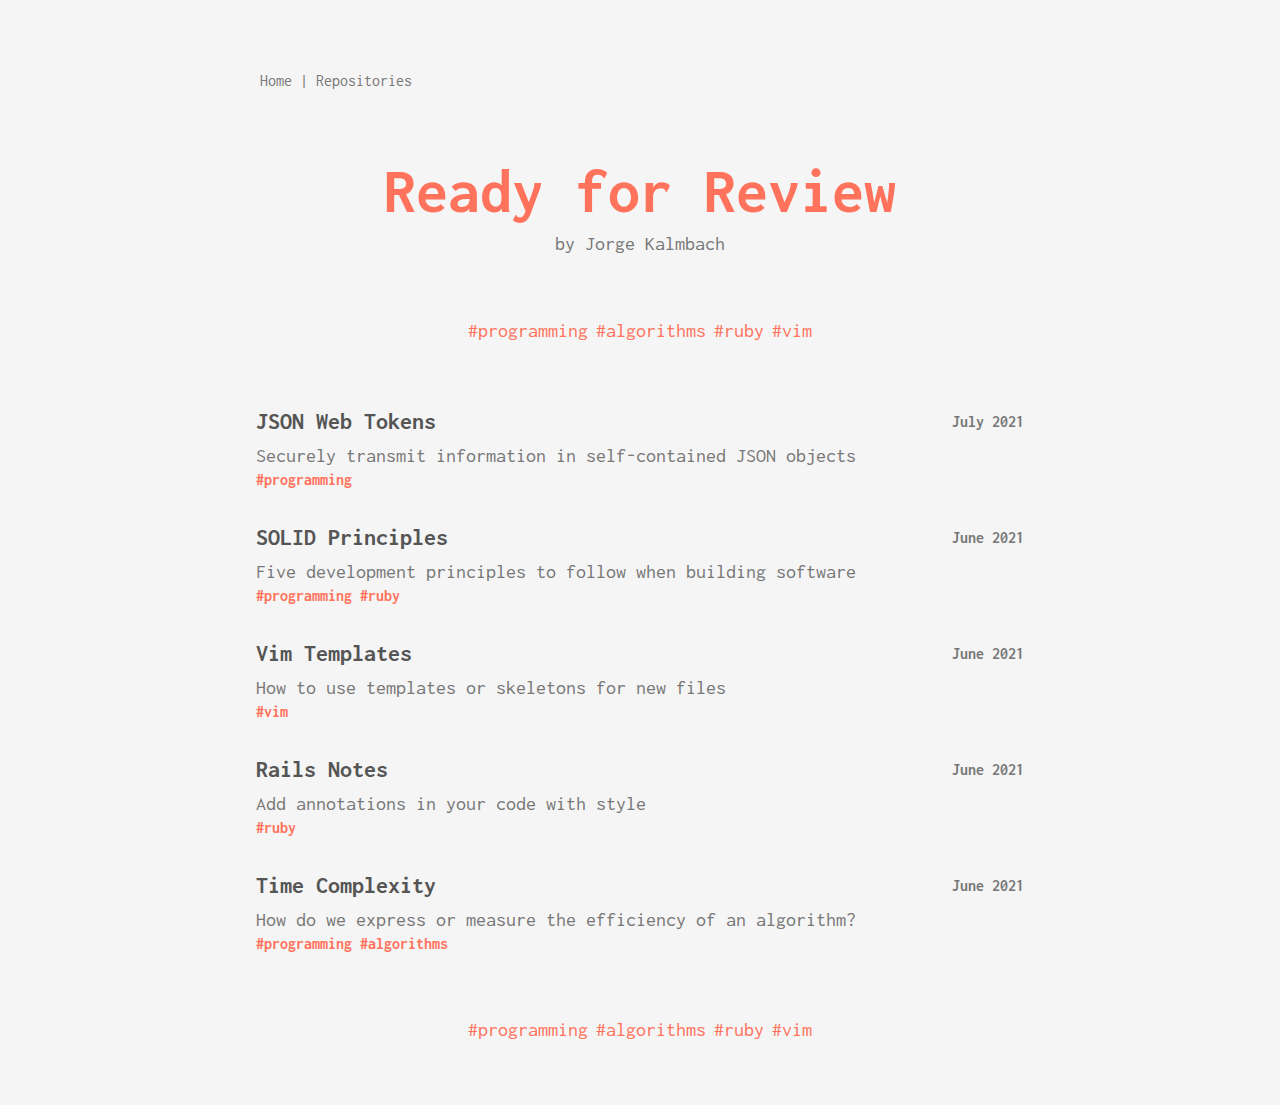
<file: index.html>
<!DOCTYPE html>
<html>
  <head>
    <meta charset="utf-8">
    <meta http-equiv="X-UA=Compatible" content="IE=edge">
    <meta name="viewport" content="width=device-width, initial-scale=1">
    <meta name="author" conent="Jorge Kalmbach">
    <meta name="description" content="Ready for Review">
    <title>Ready for Review</title>

    <!-- Global site tag (gtag.js) - Google Analytics -->
    <script async src="https://www.googletagmanager.com/gtag/js?id=UA-46704501-1"></script>
    <script>
      window.dataLayer = window.dataLayer || [];
      function gtag(){dataLayer.push(arguments);}
      gtag('js', new Date());

      gtag('config', 'UA-46704501-1');
    </script>

    <link rel="stylesheet" type="text/css" href="css/tachyons.min.css">
  </head>
  <body class="inconsolata pa0">
    <div class="center mt5 w-80 mw7">
      <header class="overflow-hidden">
        <div class="w-100 tl-l tc-ns">
          <ul class="list ma0 mt2 ml1 pa0">
            <li class="di"><a class="link gray" href="https://kalmbach.github.io/ready-for-review">Home</a></li>
            <span class="gray">|</span>
            <li class="di"><a class="link gray" href="https://github.com/kalmbach?tab=repositories">Repositories</a></li>
          </ul>
        </div>
      </header>

      <div class="center tc ma5">
        <h1 class="ma1 light-red" style="font-size:4rem;">Ready for Review</h1>
        <div class="f4 gray">by Jorge Kalmbach</div>
      </div>

      <div class="center tc ma5">
        <span class="f4 light-red"><a href="tags/programming.html" class="link light-red">#programming</a></span>
        <span class="f4 light-red"><a href="tags/algorithms.html" class="link light-red">#algorithms</a></span>
        <span class="f4 light-red"><a href="tags/ruby.html" class="link light-red">#ruby</a></span>
        <span class="f4 light-red"><a href="tags/vim.html" class="link light-red">#vim</a></span>
      </div>

      <ul class="list pa0 tl-l">
        <li class="mb4 fw7">
          <a href="posts/json-web-tokens.html" class="link gray">
            <span class="f3 mid-gray lh-title">JSON Web Tokens</span>
            <span class="f5 fr lh-date">July 2021</span>
            <p class="f4 fw1 gray tj mt2 mb0">
            Securely transmit information in self-contained JSON objects 
            </p>
            <span class="f4 light-red">
              <a href="tags/programming.html" class="link light-red">#programming</a>
            </span>
          </a>
        </li>
        <li class="mb4 fw7">
          <a href="posts/solid-principles.html" class="link gray">
            <span class="f3 mid-gray lh-title">SOLID Principles</span>
            <span class="f5 fr lh-date">June 2021</span>
            <p class="f4 fw1 gray tj mt2 mb0">
            Five development principles to follow when building software
            </p>
            <span class="f4 light-red">
              <a href="tags/programming.html" class="link light-red">#programming</a>
              <a href="tags/ruby.html" class="link light-red">#ruby</a>
            </span>
          </a>
        </li>
        <li class="mb4 fw7">
          <a href="posts/vim-templates.html" class="link gray">
            <span class="f3 mid-gray lh-title">Vim Templates</span>
            <span class="f5 fr lh-date">June 2021</span>
            <p class="f4 fw1 gray tj mt2 mb0">
            How to use templates or skeletons for new files
            </p>
            <span class="f4 light-red">
              <a href="tags/vim.html" class="link light-red">#vim</a>
            </span>
          </a>
        </li>
        <li class="mb4 fw7">
          <a href="../posts/rails-notes.html" class="link gray">
            <span class="f3 mid-gray lh-title">Rails Notes</span>
            <span class="f5 fr lh-date">June 2021</span>
            <p class="f4 fw1 gray tj mt2 mb0">
            Add annotations in your code with style
            </p>
            <span class="f4 light-red">
              <a href="tags/ruby.html" class="link light-red">#ruby</a>
            </span>
          </a>
        </li>
        <li class="mb4 fw7">
          <a href="posts/time-complexity.html" class="link gray">
            <span class="f3 mid-gray lh-title">Time Complexity</span>
            <span class="f5 fr lh-date">June 2021</span>
            <p class="f4 fw1 gray tj mt2 mb0">
            How do we express or measure the efficiency of an algorithm?
            </p>
            <span class="f4 light-red">
              <a href="tags/programming.html" class="link light-red">#programming</a>
              <a href="tags/algorithms.html" class="link light-red">#algorithms</a>
            </span>
          </a>
        </li>
      </ul>
      <div class="center tc ma5">
        <span class="f4 light-red"><a href="tags/programming.html" class="link light-red">#programming</a></span>
        <span class="f4 light-red"><a href="tags/algorithms.html" class="link light-red">#algorithms</a></span>
        <span class="f4 light-red"><a href="tags/ruby.html" class="link light-red">#ruby</a></span>
        <span class="f4 light-red"><a href="tags/vim.html" class="link light-red">#vim</a></span>
      </div>
    </div>
  </body>
</html>
</file>
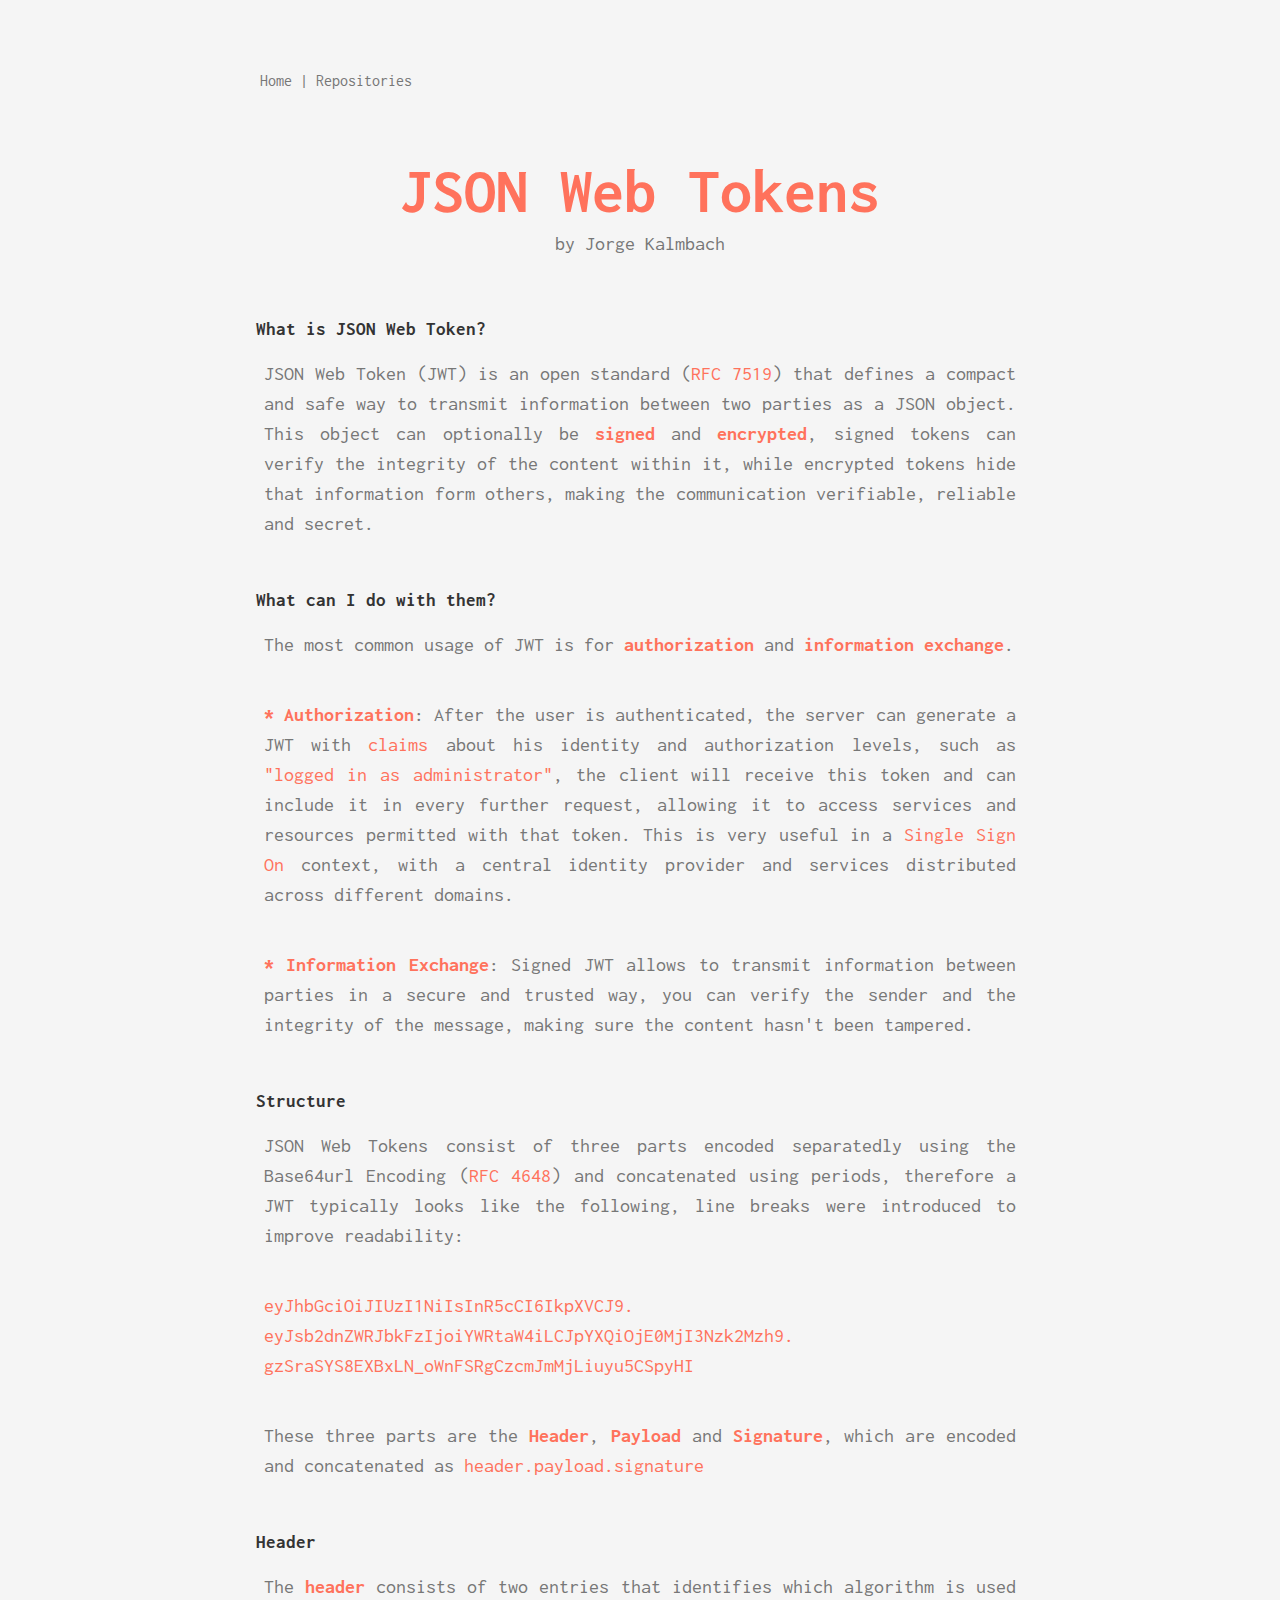
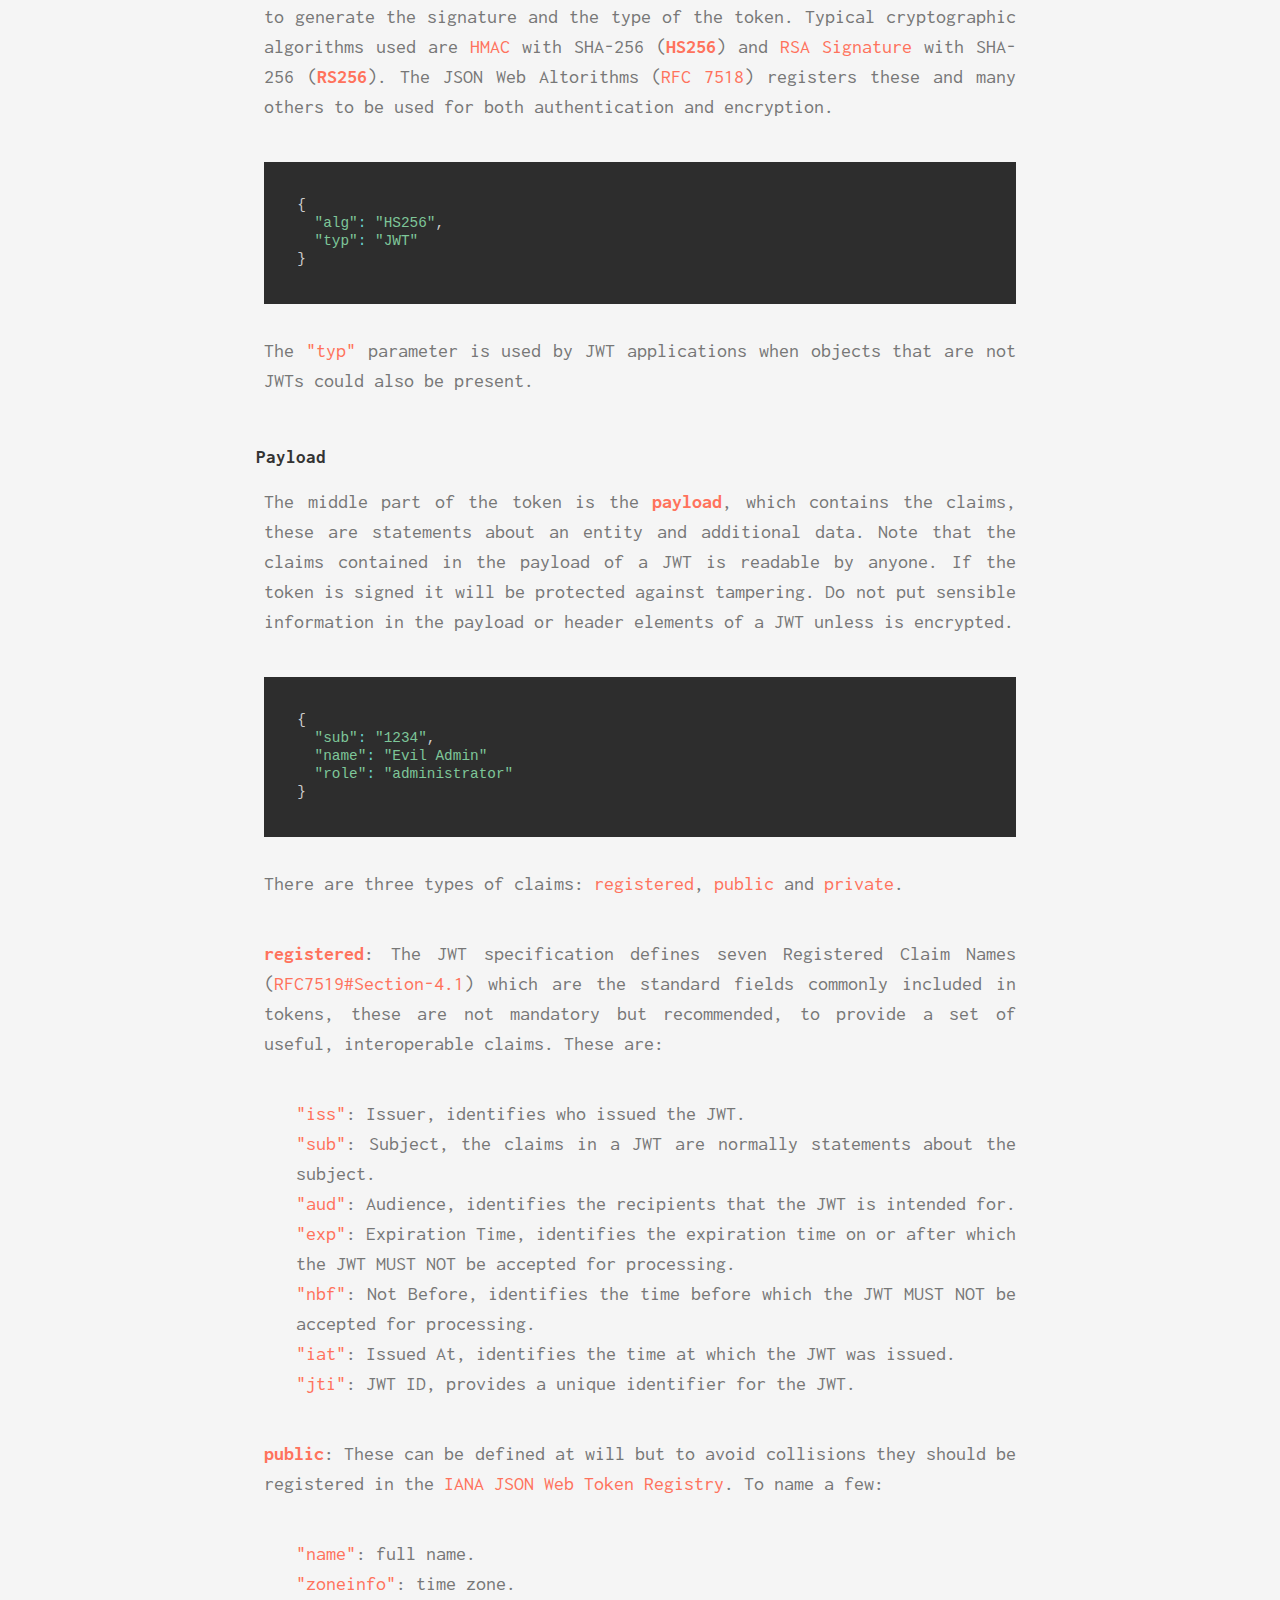
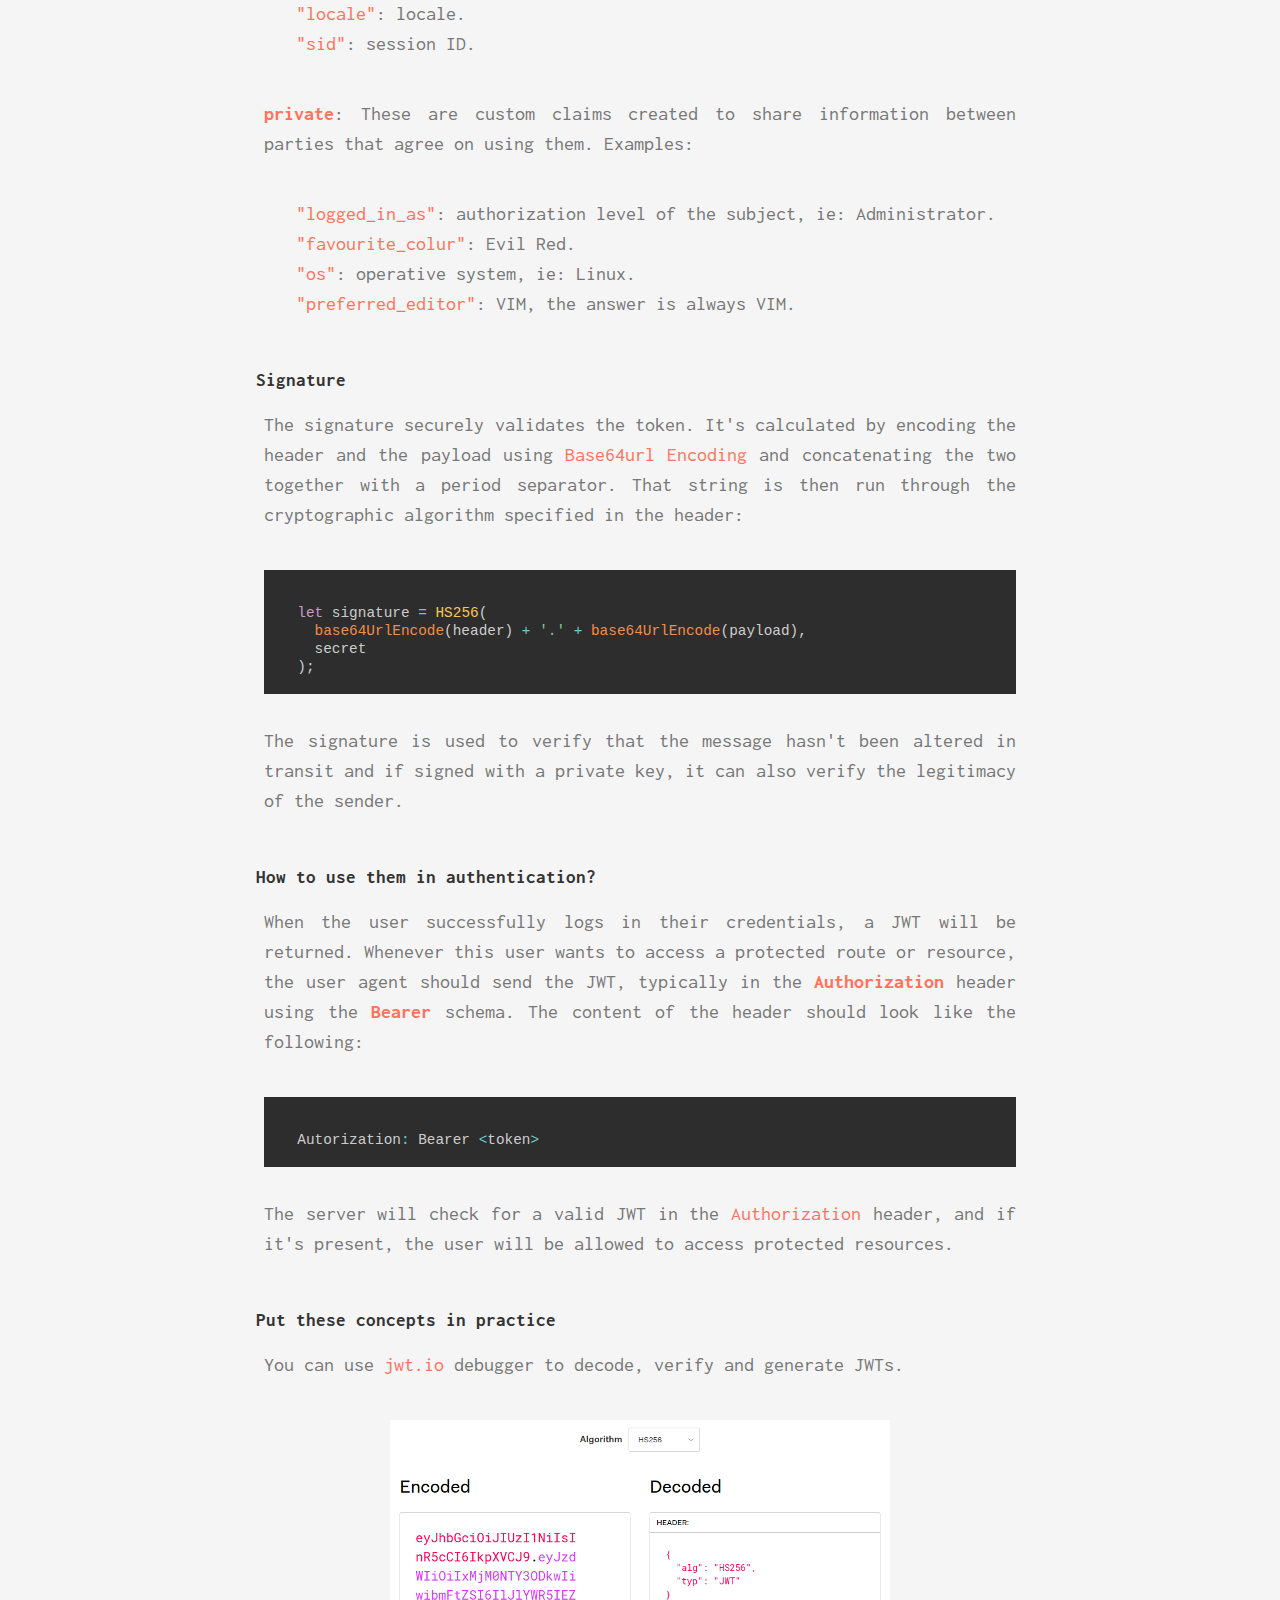
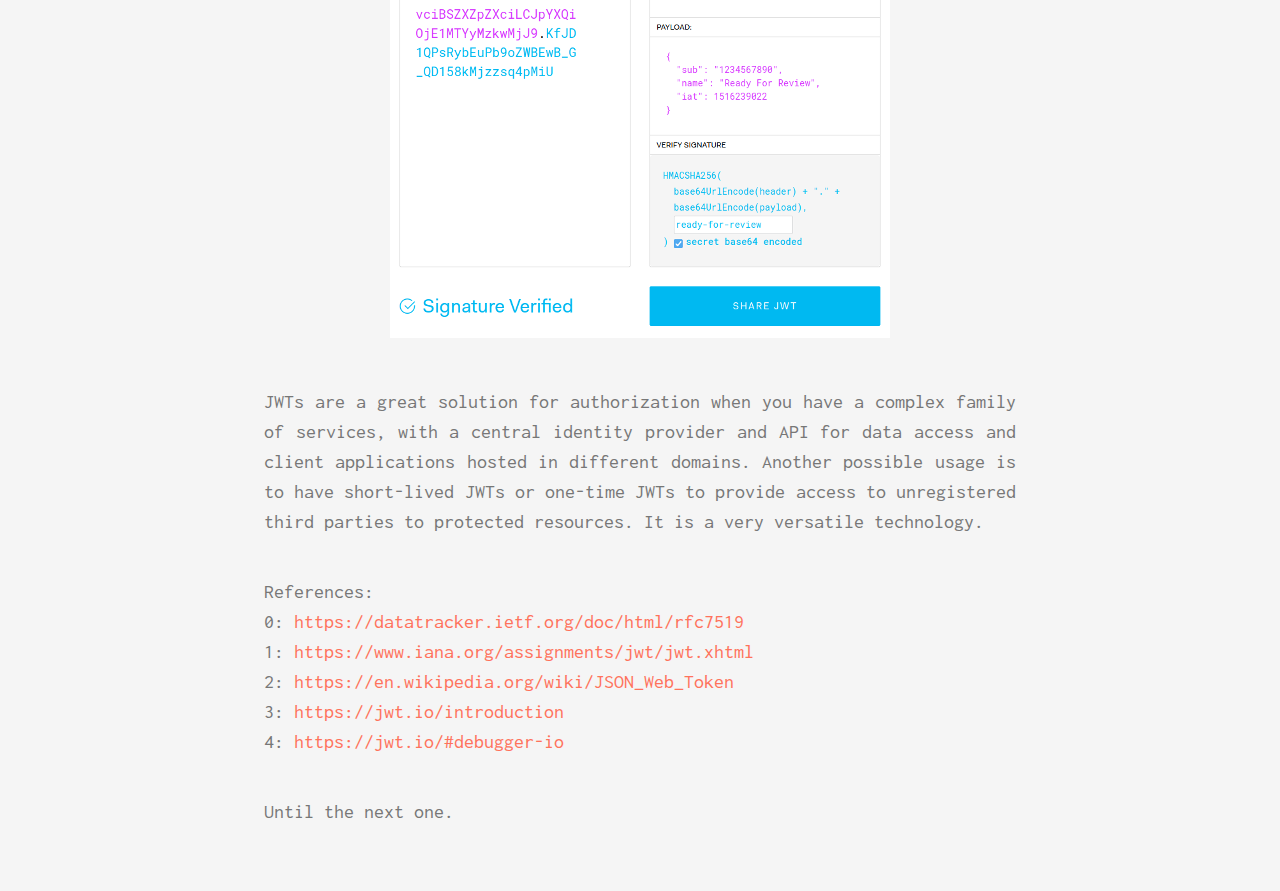
<file: posts/json-web-tokens.html>
<!DOCTYPE html>
<html>
  <head>
    <meta charset="utf-8">
    <meta http-equiv="X-UA=Compatible" content="IE=edge">
    <meta name="viewport" content="width=device-width, initial-scale=1">
    <meta name="author" conent="Jorge Kalmbach">
    <meta name="description" content="Ready for Review - JSON Web Tokens">
    <title>JSON Web Tokens - Ready for Review</title>

    <!-- Global site tag (gtag.js) - Google Analytics -->
    <script async src="https://www.googletagmanager.com/gtag/js?id=UA-46704501-1"></script>
    <script>
      window.dataLayer = window.dataLayer || [];
      function gtag(){dataLayer.push(arguments);}
      gtag('js', new Date());

      gtag('config', 'UA-46704501-1');
    </script>

    <link rel="stylesheet" type="text/css" href="../css/prism.css">
    <link rel="stylesheet" type="text/css" href="../css/tachyons.min.css">
  </head>
  <body class="inconsolata pa0">
    <div class="center mt5 w-80 mw7">
      <header class="overflow-hidden">
        <div class="w-100 tl-l tc-ns">
          <ul class="list ma0 mt2 ml1 pa0">
            <li class="di">
              <a class="link gray" href="https://kalmbach.github.io/ready-for-review">
                Home
              </a>
            </li>
            <span class="gray">|</span>
            <li class="di">
              <a class="link gray" href="https://github.com/kalmbach?tab=repositories">
                Repositories
              </a>
            </li>
          </ul>
        </div>
      </header>

      <div class="center tc ma5">
        <h1 class="ma1 light-red" style="font-size:4rem;">JSON Web Tokens</h1>
        <div class="f4 gray">by Jorge Kalmbach</div>
      </div>

      <h3>What is JSON Web Token?</h3>
      <p class="post">
      JSON Web Token (JWT) is an open standard 
      (<span class="normal-red"><a class="link light-red" href="https://tools.ietf.org/html/rfc7519">RFC 7519</a></span>)
      that defines a compact and safe way to transmit information between two parties as a JSON object. This object can optionally
      be <span class="bold-red">signed</span> and <span class="bold-red">encrypted</span>, signed tokens can verify the integrity 
      of the content within it, while encrypted tokens hide that information form others, making the communication verifiable,
      reliable and secret.
      </p>

      <h3>What can I do with them?</h3>
      <p class="post">
      The most common usage of JWT is for <span class="bold-red">authorization</span> and <span class="bold-red">information exchange</span>. 
      </p>

      <p class="post">
      <span class="bold-red">* Authorization</span>: After the user is authenticated, the server can generate a JWT with 
      <span class="normal-red">claims</span> about his identity and authorization levels, such as <span class="normal-red">"logged in as 
      administrator"</span>, the client will receive this token and can include it in every further request, allowing it to access services and 
      resources permitted with that token. This is very useful in a <span class="normal-red">Single Sign On</span> context, with a central 
      identity provider and services distributed across different domains.
      </p>

      <p class="post">
      <span class="bold-red">* Information Exchange</span>: Signed JWT allows to transmit information between parties in a secure and trusted way,
      you can verify the sender and the integrity of the message, making sure the content hasn't been tampered.
      </p>

      <h3>Structure</h3>
      <p class="post">
      JSON Web Tokens consist of three parts encoded separatedly using the Base64url Encoding
      (<span class="normal-red"><a class="link light-red" href="https://datatracker.ietf.org/doc/html/rfc4648">RFC 4648</a></span>) and concatenated
      using periods, therefore a JWT typically looks like the following, line breaks were introduced to improve readability:
      </p>

      <p class="post">
      <span class="normal-red">
        eyJhbGciOiJIUzI1NiIsInR5cCI6IkpXVCJ9.
        <br />eyJsb2dnZWRJbkFzIjoiYWRtaW4iLCJpYXQiOjE0MjI3Nzk2Mzh9.
        <br />gzSraSYS8EXBxLN_oWnFSRgCzcmJmMjLiuyu5CSpyHI
      </span>
      </p>

      <p class="post">
      These three parts are the <span class="bold-red">Header</span>, <span class="bold-red">Payload</span> and <span class="bold-red">Signature</span>, which
      are encoded and concatenated as <span class="normal-red">header.payload.signature</span>
      </p>

      <h3>Header</h3>
      <p class="post">
      The <span class="bold-red">header</span> consists of two entries that identifies which algorithm is used to generate the signature and the type of the token.
      Typical cryptographic algorithms used are <span class="normal-red">HMAC</span> with SHA-256 (<span class="bold-red">HS256</span>)
      and <span class="normal-red">RSA Signature</span> with SHA-256 (<span class="bold-red">RS256</span>). The JSON Web Altorithms 
      (<span class="normal-red"><a class="link light-red" href="https://datatracker.ietf.org/doc/html/rfc7518">RFC 7518</a></span>) registers these and many others
      to be used for both authentication and encryption.
      </p>

      <pre>
        <code class="language-javascript">
  {
    "alg": "HS256",
    "typ": "JWT"
  }
        </code>
      </pre>

      <p class="post">
      The <span class="normal-red">"typ"</span> parameter is used by JWT applications when objects that are not JWTs could also be present.
      </p>

      <h3>Payload</h3>
      <p class="post">
      The middle part of the token is the <span class="bold-red">payload</span>, which contains the <span class="norma-red">claims</span>, these are statements
      about an entity and additional data. Note that the claims contained in the payload of a JWT is readable by anyone. If the token is signed it will 
      be protected against tampering. Do not put sensible information in the payload or header elements of a JWT unless is encrypted.
      </p>

      <pre>
        <code class="language-javascript">
  {
    "sub": "1234",
    "name": "Evil Admin"
    "role": "administrator"
  }
        </code>
      </pre>

      <p class="post">
      There are three types of claims: <span class="normal-red">registered</span>, <span class="normal-red">public</span> and <span class="normal-red">private</span>.
      </p>

      <p class="post">
      <span class="bold-red">registered</span>: The JWT specification defines seven Registered Claim Names 
      (<span class="normal-red"><a class="link light-red" href="https://datatracker.ietf.org/doc/html/rfc7519#section-4.1">RFC7519#Section-4.1</a></span>)
      which are the standard fields commonly included in tokens, these are not mandatory but recommended, to provide a set of useful, interoperable claims. These are: 
      </p>
      <p class="post pl4">
        <span class="normal-red">"iss"</span>: Issuer, identifies who issued the JWT.
        <br /><span class="normal-red">"sub"</span>: Subject, the claims in a JWT are normally statements about the subject.
        <br /><span class="normal-red">"aud"</span>: Audience, identifies the recipients that the JWT is intended for.
        <br /><span class="normal-red">"exp"</span>: Expiration Time, identifies the expiration time on or after which the JWT MUST NOT be accepted for processing.
        <br /><span class="normal-red">"nbf"</span>: Not Before, identifies the time before which the JWT MUST NOT be accepted for processing.
        <br /><span class="normal-red">"iat"</span>: Issued At, identifies the time at which the JWT was issued.
        <br /><span class="normal-red">"jti"</span>: JWT ID, provides a unique identifier for the JWT.
      </p>

      <p class="post">
      <span class="bold-red">public</span>: These can be defined at will but to avoid collisions they should be registered in the 
      <span class="normal-red"><a class="link light-red" href="https://www.iana.org/assignments/jwt/jwt.xhtml">IANA JSON Web Token Registry</a></span>. To name a few:
      </p>
      <p class="post pl4">
        <span class="normal-red">"name"</span>: full name.
        <br /><span class="normal-red">"zoneinfo"</span>: time zone.
        <br /><span class="normal-red">"locale"</span>: locale.
        <br /><span class="normal-red">"sid"</span>: session ID.
      </p>

      <p class="post">
      <span class="bold-red">private</span>: These are custom claims created to share information between parties that agree on using them. Examples:
      </p>

      <p class="post pl4">
        <span class="normal-red">"logged_in_as"</span>: authorization level of the subject, ie: Administrator.
        <br /><span class="normal-red">"favourite_colur"</span>: Evil Red.
        <br /><span class="normal-red">"os"</span>: operative system, ie: Linux.
        <br /><span class="normal-red">"preferred_editor"</span>: VIM, the answer is always VIM.
      </p>

      <h3>Signature</h3>
      <p class="post">
      The signature securely validates the token. It's calculated by encoding the header and the payload using <span class="normal-red">Base64url Encoding</span> and concatenating
      the two together with a period separator. That string is then run through the cryptographic algorithm specified in the header:
      </p>

      <pre><code class="language-javascript">
  let signature = HS256(
    base64UrlEncode(header) + '.' + base64UrlEncode(payload),
    secret
  );
      </code></pre>

      <p class="post">
      The signature is used to verify that the message hasn't been altered in transit and if signed with a private key, it can also verify the legitimacy of the sender.
      </p>

      <h3>How to use them in authentication?</h3>
      <p class="post">
      When the user successfully logs in their credentials, a JWT will be returned. Whenever this user wants to access a protected route or resource, the user agent should send
      the JWT, typically in the <span class="bold-red">Authorization</span> header using the <span class="bold-red">Bearer</span> schema. The content of the header should look
      like the following:
      </p>

      <pre><code class="language-javascript">
  Autorization: Bearer &lt;token&gt;
      </code></pre>

      <p class="post">
      The server will check for a valid JWT in the <span class="normal-red">Authorization</span> header, and if it's present, the user will be allowed to access protected resources. 
      </p>

      <h3>Put these concepts in practice</h3>
      <p class="post">
      You can use <span class="normal-red"><a class="light-red link" href="https://jwt.io/#debugger-io">jwt.io</a></span> debugger to decode, verify and generate JWTs.
      </p>
      <p class="quote">
      <img src="../img/json-web-tokens.png">
      </p>


      <p class="post">
      JWTs are a great solution for authorization when you have a complex family of services, with a central identity provider and API for data access and client applications hosted in 
      different domains. Another possible usage is to have short-lived JWTs or one-time JWTs to provide access to unregistered third parties to protected resources. It is a very versatile 
      technology.
      </p>

      <p class="post">
      References:
      <br />0: <span class="normal-red"><a class="link light-red" href="https://datatracker.ietf.org/doc/html/rfc7519">https://datatracker.ietf.org/doc/html/rfc7519</a></span>
      <br />1: <span class="normal-red"><a class="link light-red" href="https://www.iana.org/assignments/jwt/jwt.xhtml">https://www.iana.org/assignments/jwt/jwt.xhtml</a></span>
      <br />2: <span class="normal-red"><a class="link light-red" href="https://en.wikipedia.org/wiki/JSON_Web_Token">https://en.wikipedia.org/wiki/JSON_Web_Token</a></span>
      <br />3: <span class="normal-red"><a class="link light-red" href="https://jwt.io/introduction">https://jwt.io/introduction</a></span>
      <br />4: <span class="normal-red"><a class="link light-red" href="https://jwt.io/#debugger-io">https://jwt.io/#debugger-io</a></span>
      </p>

      <p class="f4 gray lh-copy tj ma2 pb4">
Until the next one.
      </p>
    </div>
    <script async src="../js/prism.js"></script>
  </body>
</html>
</file>
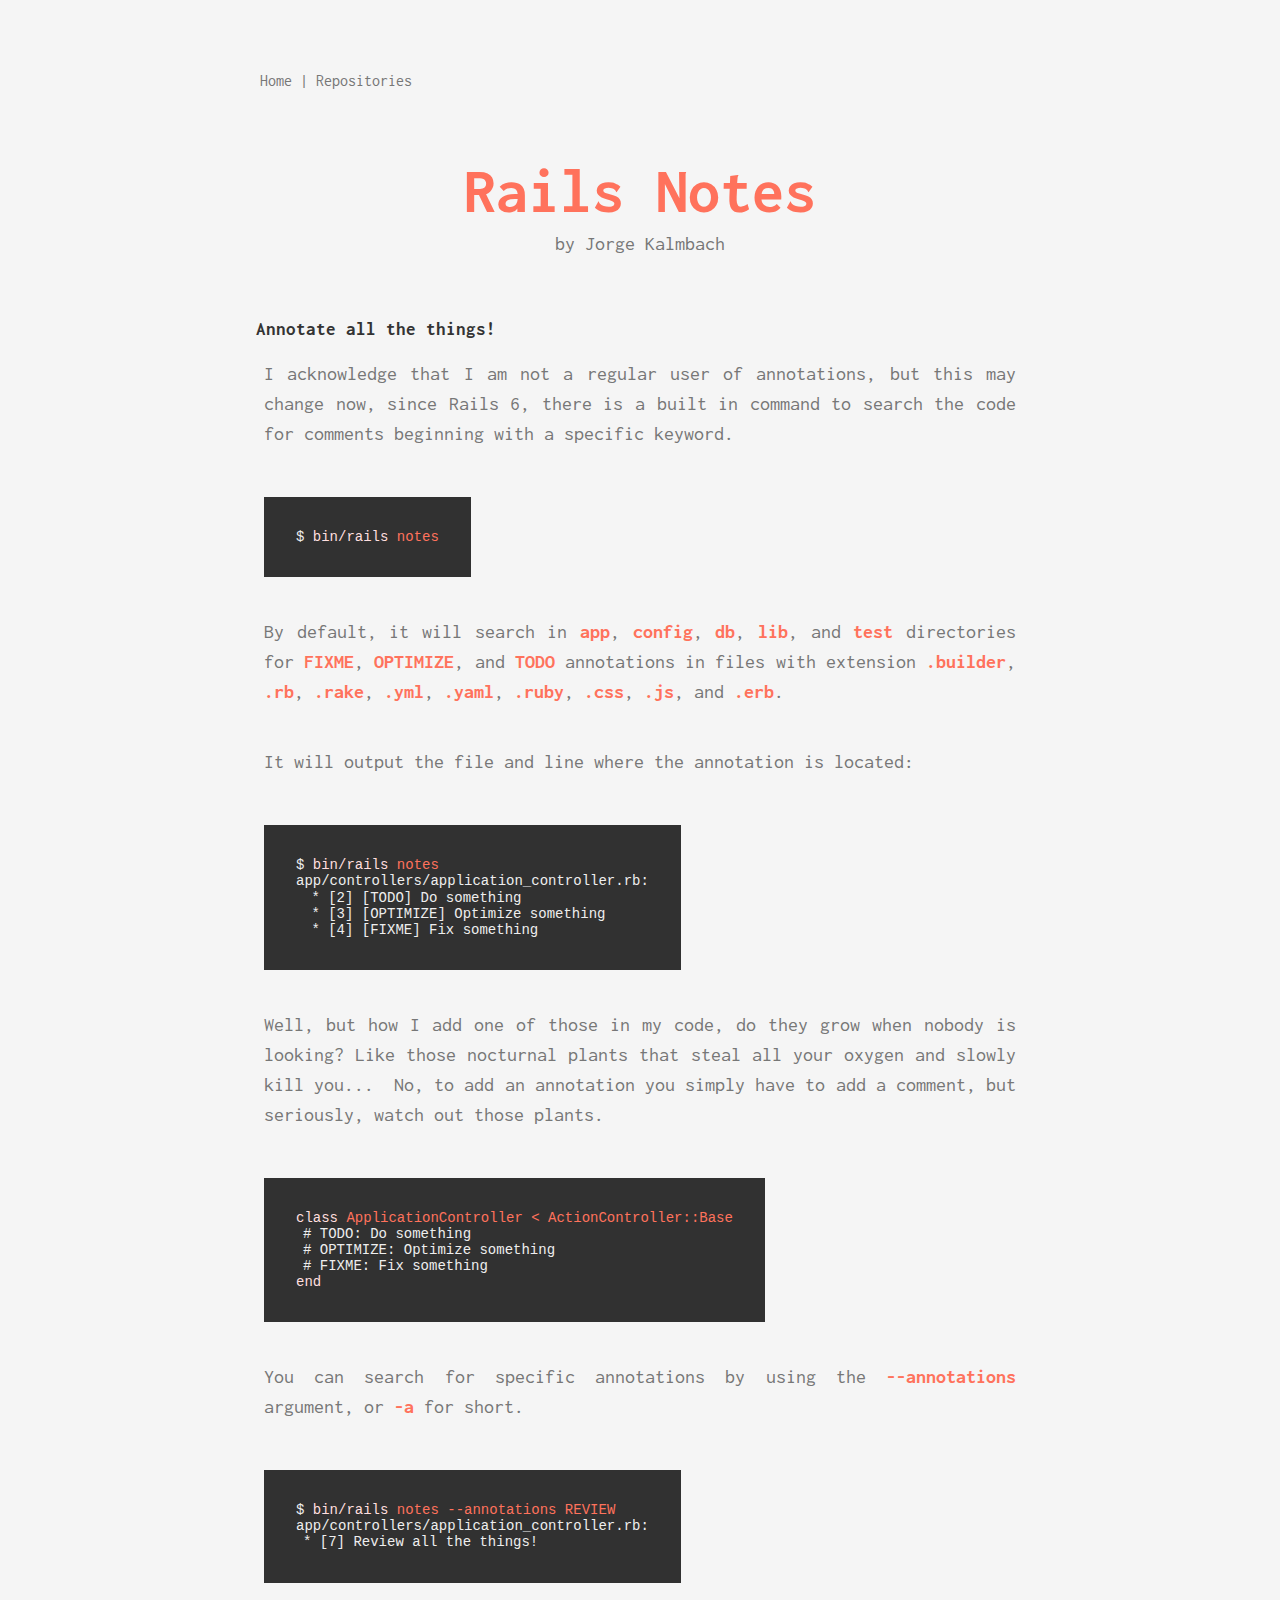
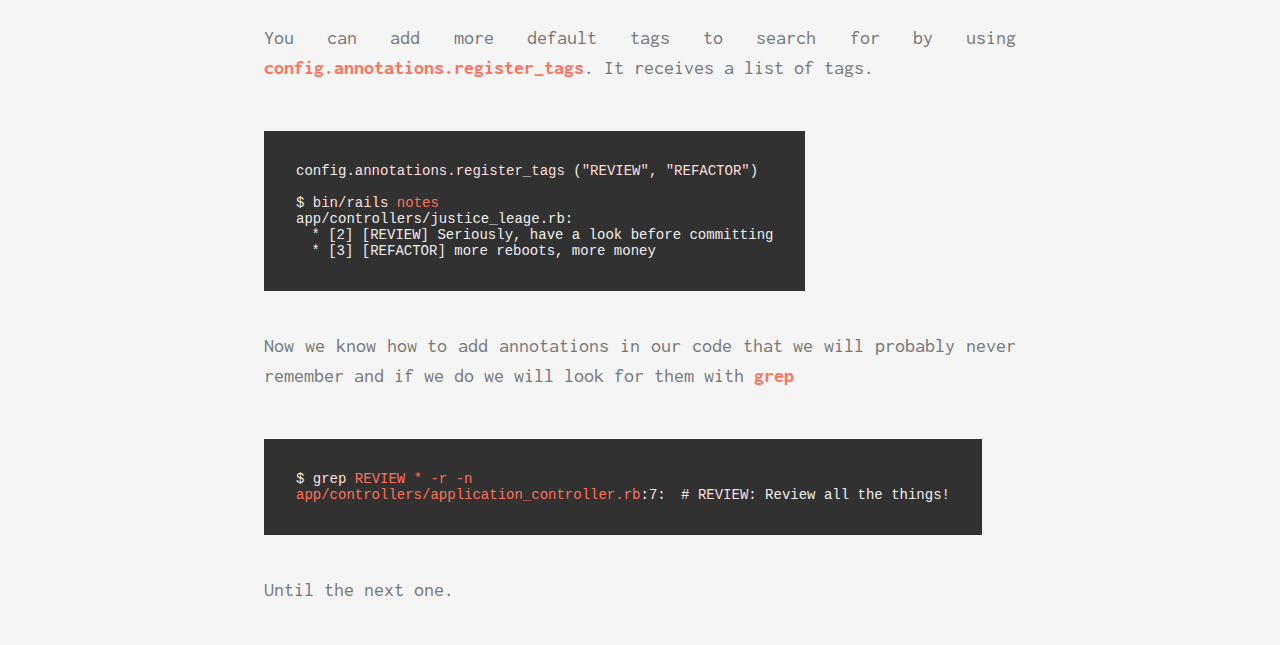
<file: posts/rails-notes.html>
<!DOCTYPE html>
<html>
  <head>
    <meta charset="utf-8">
    <meta http-equiv="X-UA=Compatible" content="IE=edge">
    <meta name="viewport" content="width=device-width, initial-scale=1">
    <meta name="author" conent="Jorge Kalmbach">
    <meta name="description" content="Ready for Review - Rails Notes">
    <title>Rails Notes - Ready for Review</title>

    <!-- Global site tag (gtag.js) - Google Analytics -->
    <script async src="https://www.googletagmanager.com/gtag/js?id=UA-46704501-1"></script>
    <script>
      window.dataLayer = window.dataLayer || [];
      function gtag(){dataLayer.push(arguments);}
      gtag('js', new Date());

      gtag('config', 'UA-46704501-1');
    </script>

    <link rel="stylesheet" type="text/css" href="../css/tachyons.min.css">
  </head>
  <body class="inconsolata pa0">
    <div class="center mt5 w-80 mw7">
      <header class="overflow-hidden">
        <div class="w-100 tl-l tc-ns">
          <ul class="list ma0 mt2 ml1 pa0">
            <li class="di">
              <a class="link gray" href="https://kalmbach.github.io/ready-for-review">
                Home
              </a>
            </li>
            <span class="gray">|</span>
            <li class="di">
              <a class="link gray" href="https://github.com/kalmbach?tab=repositories">
                Repositories
              </a>
            </li>
          </ul>
        </div>
      </header>

      <div class="center tc ma5">
        <h1 class="ma1 light-red" style="font-size:4rem;">Rails Notes</h1>
        <div class="f4 gray">by Jorge Kalmbach</div>
      </div>



      <h3>Annotate all the things!</h3>
      <p class="f4 gray lh-copy tj ma2 pb4">
I acknowledge that I am not a regular user of annotations, but this may change now, since Rails 6,
there is a built in command to search the code for comments beginning with a specific keyword.
      </p>
      <code class="code bg-black-80 f6 pa4 ma2 mb4 dib light-gray">
        $ <span class="washed-red">bin/rails</span> <span class="light-red">notes</span>
      </code>

      <p class="f4 gray lh-copy tj ma2 pb4">
By default, it will search in <span class="f4 light-red b">app</span>, 
<span class="f4 light-red b">config</span>, <span class="f4 light-red b">db</span>, 
<span class="f4 light-red b">lib</span>, and <span class="f4 light-red b">test</span> directories 
for <span class="f4 light-red b">FIXME</span>, <span class="f4 light-red b">OPTIMIZE</span>, and 
<span class="f4 light-red b">TODO</span> annotations in files with extension 
<span class="f4 light-red b">.builder</span>, <span class="f4 light-red b">.rb</span>, 
<span class="f4 light-red b">.rake</span>, <span class="f4 light-red b">.yml</span>, 
<span class="f4 light-red b">.yaml</span>, <span class="f4 light-red b">.ruby</span>, 
<span class="f4 light-red b">.css</span>, <span class="f4 light-red b">.js</span>, and 
<span class="f4 light-red b">.erb</span>.
      </p>

      <p class="f4 gray lh-copy tj ma2 pb4">
It will output the file and line where the annotation is located:
      </p>

      <code class="code bg-black-80 f6 pa4 ma2 mb4 dib light-gray">
        $ <span class="washed-red">bin/rails</span> <span class="light-red">notes</span>
        <br />app/controllers/application_controller.rb:
        <br />&ensp; * [2] [TODO] Do something
        <br />&ensp; * [3] [OPTIMIZE] Optimize something
        <br />&ensp; * [4] [FIXME] Fix something
      </code>

      <p class="f4 gray lh-copy tj ma2 pb4">
Well, but how I add one of those in my code, do they grow when nobody is looking? Like those
nocturnal plants that steal all your oxygen and slowly kill you...&ensp;&ensp;No, to add an
annotation you simply have to add a comment, but seriously, watch out those plants.
      </p>

      <code class="code bg-black-80 f6 pa4 ma2 mb4 dib light-gray">
        <span class="washed-red">class</span> 
          <span class="light-red">ApplicationController &lt; ActionController::Base</span>
          <br />&ensp;# TODO: Do something
          <br />&ensp;# OPTIMIZE: Optimize something
          <br />&ensp;# FIXME: Fix something
        <br /><span class="washed-red">end</span>
      </code>


      <p class="f4 gray lh-copy tj ma2 pb4">
You can search for specific annotations by using the <span class="f4 light-red b">--annotations</span>
argument, or <span class="f4 light-red b">-a</span> for short.
      </p>

      <code class="code bg-black-80 f6 pa4 ma2 mb4 dib light-gray">
        $ <span class="washed-red">bin/rails</span> <span class="light-red">notes --annotations REVIEW</span>
        <br />app/controllers/application_controller.rb:
        <br />&ensp;* [7] Review all the things!
      </code>

      <p class="f4 gray lh-copy tj ma2 pb4">
You can add more default tags to search for by using 
<span class="f4 light-red b">config.annotations.register_tags</span>. It receives a list of tags.
      </p>

      <code class="code bg-black-80 f6 pa4 ma2 mb4 dib light-gray">
        config.<span class="washed-red">annotations.register_tags</span>
        (<span class="washed-red">"REVIEW", "REFACTOR"</span>)

        <br />&ensp;
        <br />$ <span class="washed-red">bin/rails</span> <span class="light-red">notes</span>
        <br />app/controllers/justice_leage.rb:
        <br />&ensp; * [2] [REVIEW] Seriously, have a look before committing
        <br />&ensp; * [3] [REFACTOR] more reboots, more money
      </code>


      <p class="f4 gray lh-copy tj ma2 pb4">
Now we know how to add annotations in our code that we will probably never remember and if we do we
will look for them with <span class="f4 light-red b">grep</span>
      </p>

      <code class="code bg-black-80 f6 pa4 ma2 mb4 dib light-gray">
        $ <span class="washed-red">grep</span> <span class="light-red">REVIEW * -r -n</span>
        <br /><span class="light-red">app/controllers/application_controller.rb</span>:<span class="washed-red">7</span>:
          &ensp;# <span class="washed-red">REVIEW</span>: Review all the things!
      </code>

      <p class="f4 gray lh-copy tj ma2 pb4">
Until the next one.
      </p>
    </div>
  </body>
</html>
</file>
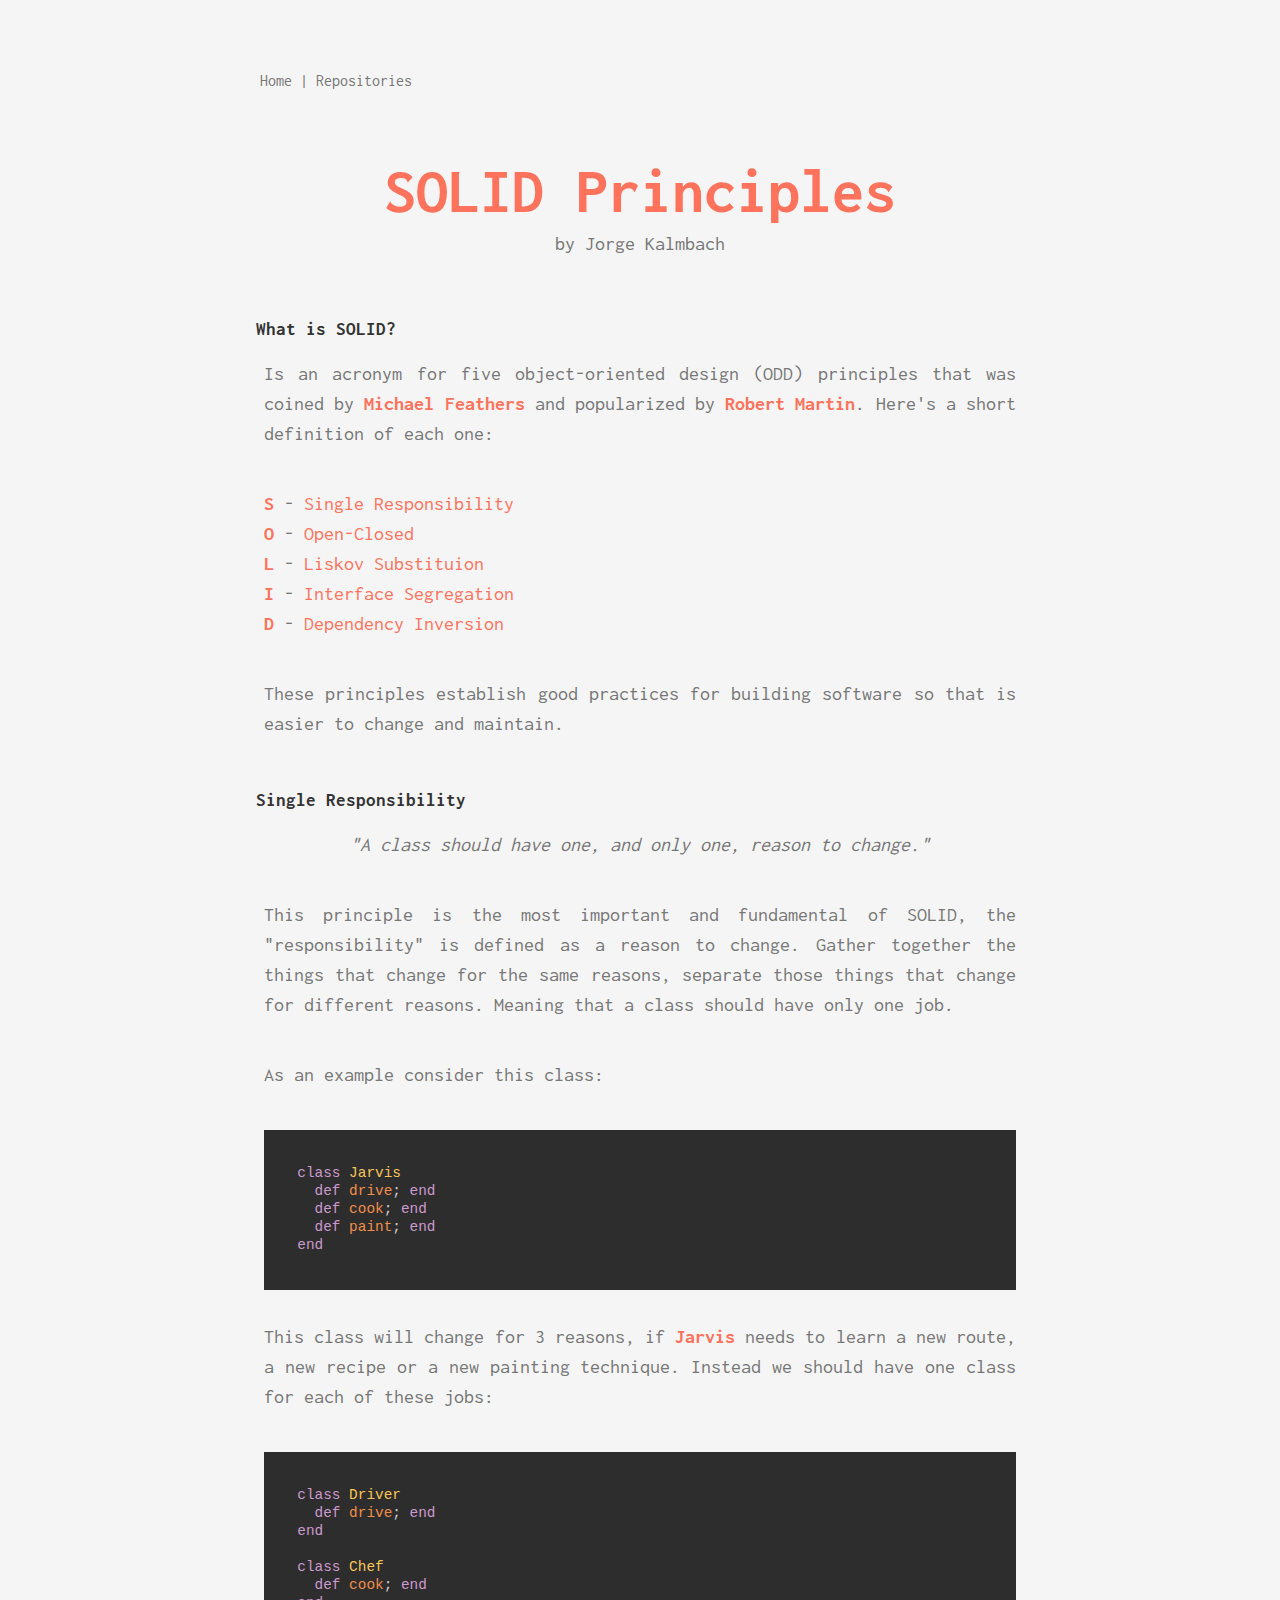
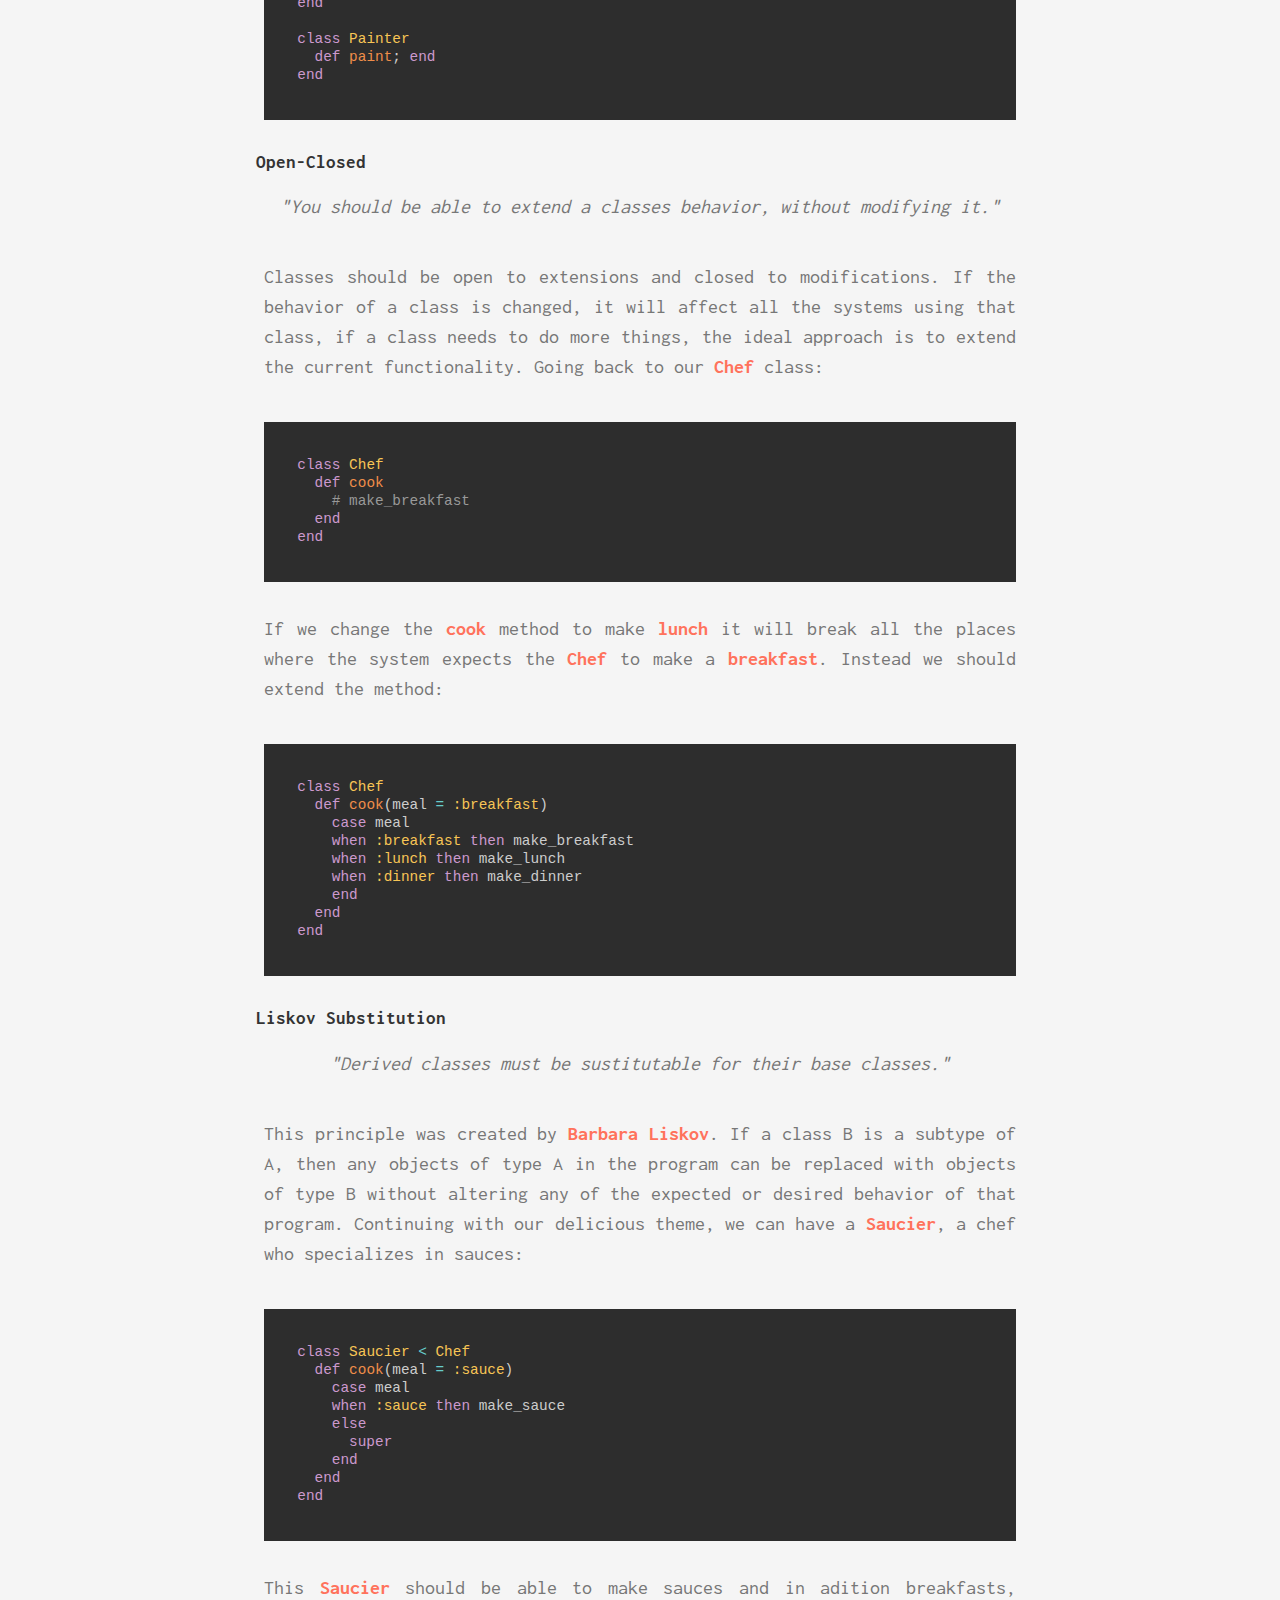
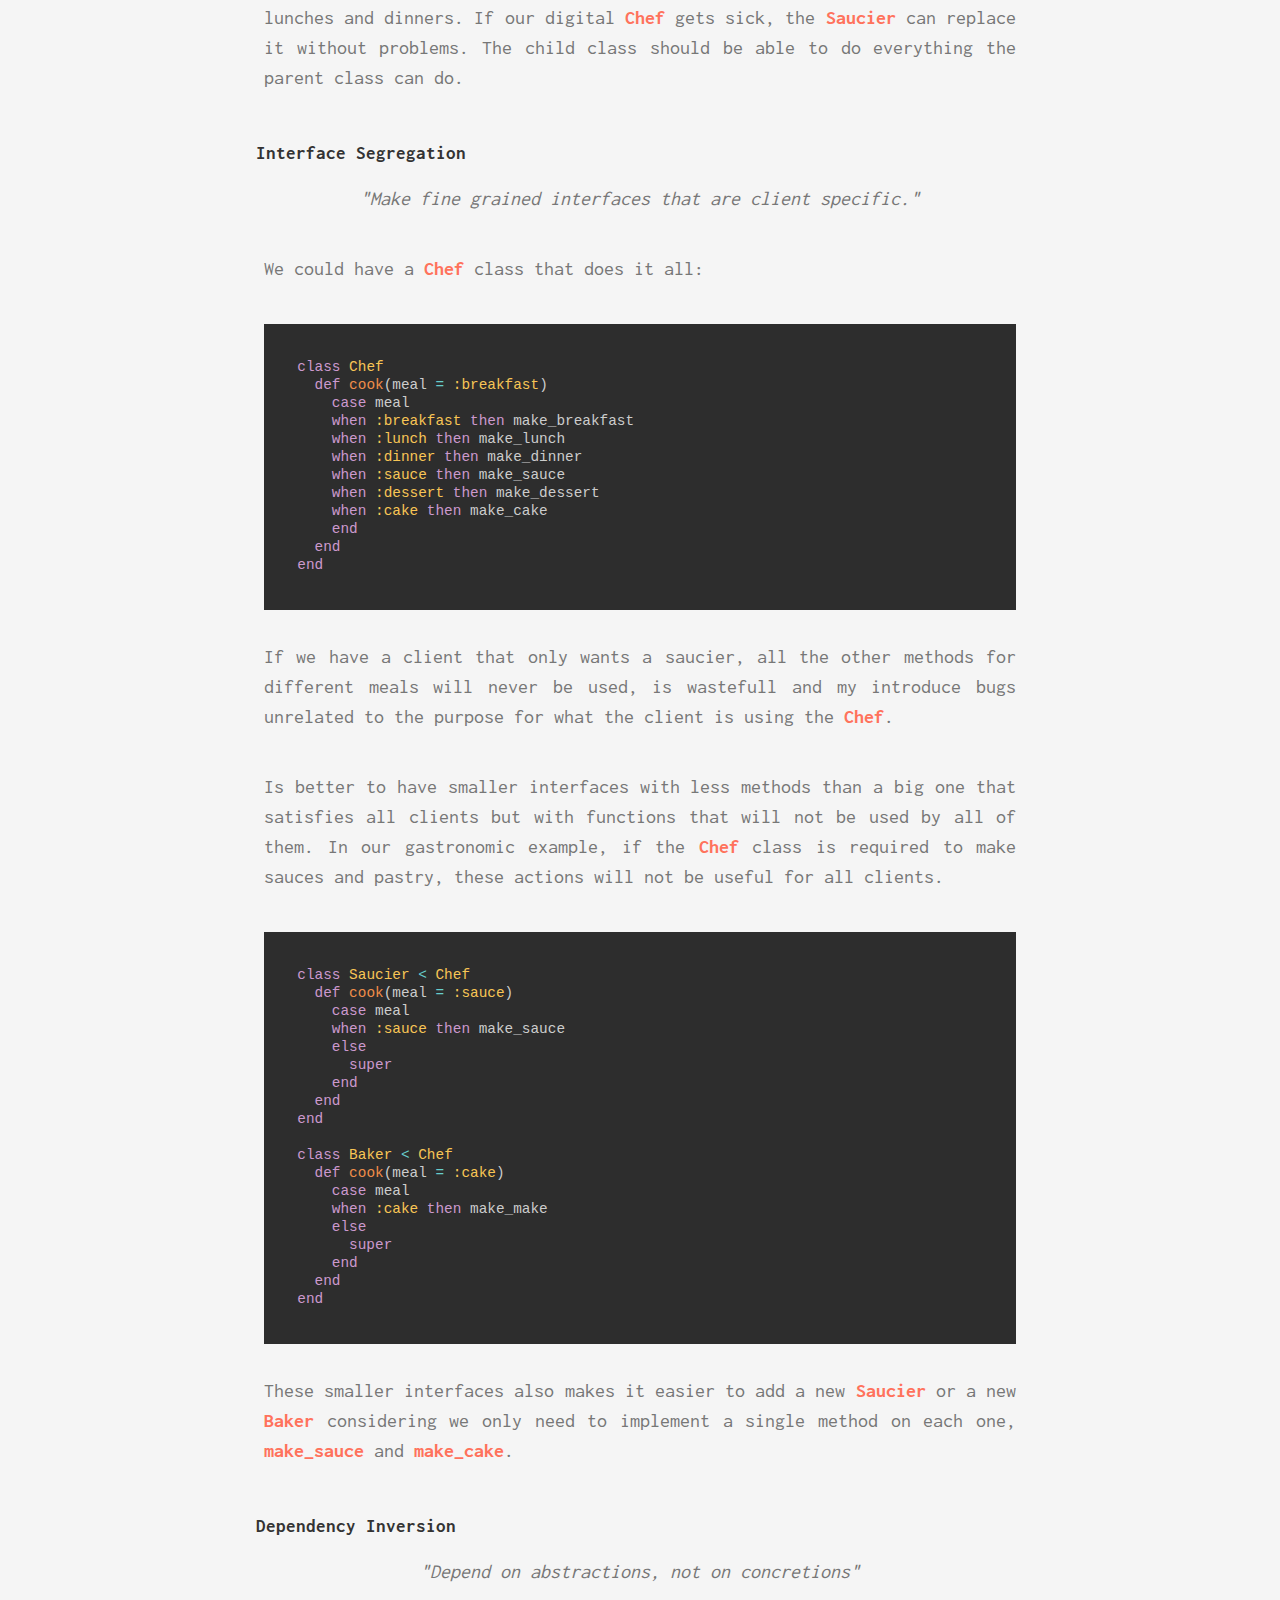
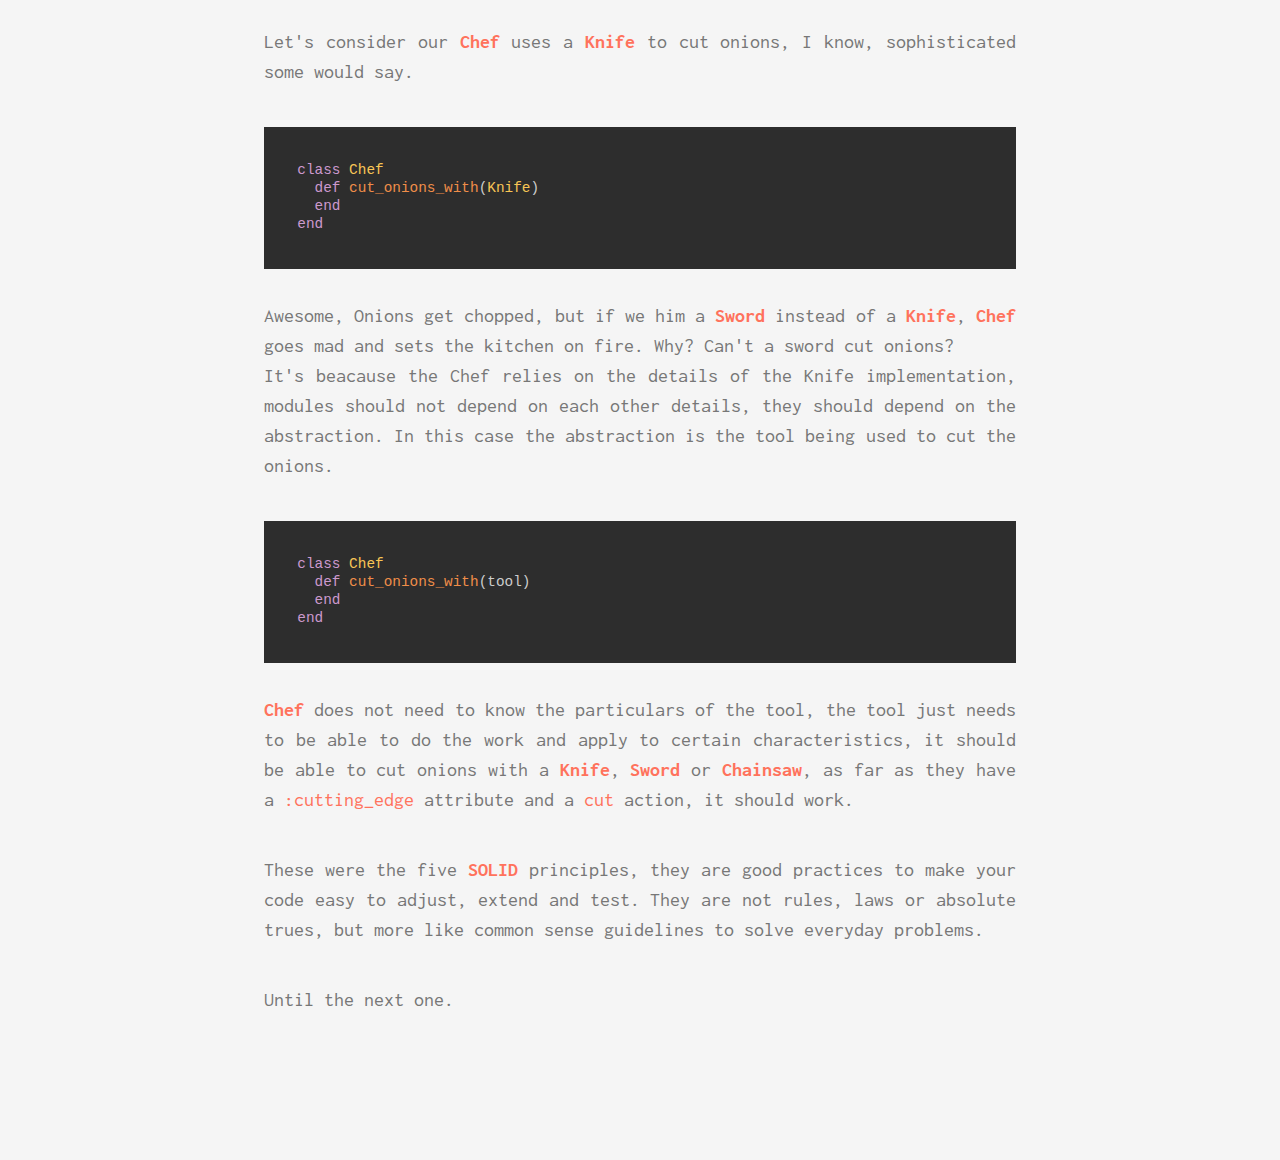
<file: posts/solid-principles.html>
<!DOCTYPE html>
<html>
  <head>
    <meta charset="utf-8">
    <meta http-equiv="X-UA=Compatible" content="IE=edge">
    <meta name="viewport" content="width=device-width, initial-scale=1">
    <meta name="author" conent="Jorge Kalmbach">
    <meta name="description" content="Ready for Review - SOLID Principles">
    <title>SOLID Principles - Ready for Review</title>

    <!-- Global site tag (gtag.js) - Google Analytics -->
    <script async src="https://www.googletagmanager.com/gtag/js?id=UA-46704501-1"></script>
    <script>
      window.dataLayer = window.dataLayer || [];
      function gtag(){dataLayer.push(arguments);}
      gtag('js', new Date());

      gtag('config', 'UA-46704501-1');
    </script>

    <link rel="stylesheet" type="text/css" href="../css/prism.css">
    <link rel="stylesheet" type="text/css" href="../css/tachyons.min.css">
  </head>
  <body class="inconsolata pa0">
    <div class="center mt5 w-80 mw7">
      <header class="overflow-hidden">
        <div class="w-100 tl-l tc-ns">
          <ul class="list ma0 mt2 ml1 pa0">
            <li class="di">
              <a class="link gray" href="https://kalmbach.github.io/ready-for-review">
                Home
              </a>
            </li>
            <span class="gray">|</span>
            <li class="di">
              <a class="link gray" href="https://github.com/kalmbach?tab=repositories">
                Repositories
              </a>
            </li>
          </ul>
        </div>
      </header>

      <div class="center tc ma5">
        <h1 class="ma1 light-red" style="font-size:4rem;">SOLID Principles</h1>
        <div class="f4 gray">by Jorge Kalmbach</div>
      </div>

      <h3>What is SOLID?</h3>
      <p class="post">
        Is an acronym for five object-oriented design (ODD) principles that was coined by 
        <span class="f4 light-red b">Michael Feathers</span> and popularized by 
        <span class="f4 light-red b">Robert Martin</span>. Here's a short definition of each one:
      </p>

      <p class="post">
        <span class="f4 light-red b">S</span> - <span class="f4 light-red">Single Responsibility</span>
        <br /><span class="f4 light-red b">O</span> - <span class="f4 light-red">Open-Closed</span>
        <br /><span class="f4 light-red b">L</span> - <span class="f4 light-red">Liskov Substituion</span>
        <br /><span class="f4 light-red b">I</span> - <span class="f4 light-red">Interface Segregation</span>
        <br /><span class="f4 light-red b">D</span> - <span class="f4 light-red">Dependency Inversion</span>
      </p>

      <p class="post">
      These principles establish good practices for building software so that is easier to change and maintain.
      </p>

      <h3>Single Responsibility</h3>
      <p class="quote">
      "A class should have one, and only one, reason to change."
      </p>

      <p class="post">
      This principle is the most important and fundamental of SOLID, the "responsibility" is defined as a reason
      to change. Gather together the things that change for the same reasons, separate those things that change
      for different reasons. Meaning that a class should have only one job. 
      </p>
      <p class="post">
      As an example consider this class:
      </p>

      <pre>
        <code class="language-ruby">
  class Jarvis
    def drive; end
    def cook; end
    def paint; end
  end
        </code>
      </pre>

      <p class="post">
      This class will change for 3 reasons, if <span class="f4 light-red b">Jarvis</span> needs to learn a new route, 
      a new recipe or a new painting technique. Instead we should have one class for each of these jobs:
      </p>

      <pre>
        <code class="language-ruby">
  class Driver
    def drive; end
  end

  class Chef
    def cook; end
  end

  class Painter
    def paint; end
  end
        </code>
      </pre>

      <h3>Open-Closed</h3>
      <p class="quote">
      "You should be able to extend a classes behavior, without modifying it."
      </p>

      <p class="post">
      Classes should be open to extensions and closed to modifications. If the behavior of a class is changed,
      it will affect all the systems using that class, if a class needs to do more things, the ideal approach
      is to extend the current functionality. Going back to our <span class="f4 light-red b">Chef</span> class:
      </p>

      <pre>
        <code class="language-ruby">
  class Chef
    def cook
      # make_breakfast
    end
  end
        </code>
      </pre>

      <p class="post">
      If we change the <span class="f4 light-red b">cook</span> method to make <span class="f4 light-red b">lunch</span> it
      will break all the places where the system expects the <span class="f4 light-red b">Chef</span> to make a <span class="f4 light-red b">breakfast</span>.
      Instead we should extend the method:
      </p>

      <pre>
        <code class="language-ruby">
  class Chef
    def cook(meal = :breakfast)
      case meal
      when :breakfast then make_breakfast
      when :lunch then make_lunch
      when :dinner then make_dinner
      end
    end
  end
        </code>
      </pre>

      <h3>Liskov Substitution</h3>
      <p class="quote">
      "Derived classes must be sustitutable for their base classes."
      </p>
      <p class="post">
      This principle was created by <span class="f4 light-red b">Barbara Liskov</span>. If a class B is a subtype of A, then any
      objects of type A in the program can be replaced with objects of type B without altering any of the expected or desired 
      behavior of that program. Continuing with our delicious theme, we can have a <span class="f4 light-red b">Saucier</span>, 
      a chef who specializes in sauces:
      </p>

      <pre>
        <code class="language-ruby">
  class Saucier &lt; Chef
    def cook(meal = :sauce)
      case meal
      when :sauce then make_sauce
      else
        super
      end
    end
  end
        </code>
      </pre>

      <p class="post">
      This <span class="f4 light-red b">Saucier</span> should be able to make sauces and in adition breakfasts, lunches and dinners.
      If our digital <span class="f4 light-red b">Chef</span> gets sick, the <span class="f4 light-red b">Saucier</span> can replace it
      without problems. The child class should be able to do everything the parent class can do.
      </p>

      <h3>Interface Segregation</h3>
      <p class="quote">
      "Make fine grained interfaces that are client specific."
      </p>

      <p class="post">
      We could have a <span class="f4 light-red b">Chef</span> class that does it all:
      </p>

      <pre>
        <code class="language-ruby">
  class Chef
    def cook(meal = :breakfast)
      case meal
      when :breakfast then make_breakfast
      when :lunch then make_lunch
      when :dinner then make_dinner
      when :sauce then make_sauce
      when :dessert then make_dessert
      when :cake then make_cake
      end
    end
  end
        </code>
      </pre>

      <p class="post">
      If we have a client that only wants a saucier, all the other methods for different meals will never be used, is
      wastefull and my introduce bugs unrelated to the purpose for what the client is using the <span class="f4 light-red b">Chef</span>.
      </p>

      <p class="post">
      Is better to have smaller interfaces  with less methods than a big one that satisfies all clients but with functions that will
      not be used by all of them. In our gastronomic example, if the <span class="f4 light-red b">Chef</span> class is required
      to make sauces and pastry, these actions will not be useful for all clients. 
      </p>

      <pre>
        <code class="language-ruby">
  class Saucier &lt; Chef
    def cook(meal = :sauce)
      case meal
      when :sauce then make_sauce
      else
        super
      end
    end
  end

  class Baker &lt; Chef
    def cook(meal = :cake)
      case meal
      when :cake then make_make
      else
        super
      end
    end
  end
        </code>
      </pre>

      <p class="post">
      These smaller interfaces also makes it easier to add a new <span class="f4 light-red b">Saucier</span> or a new <span class="f4 light-red b">Baker</span>
      considering we only need to implement a single method on each one, <span class="f4 light-red b">make_sauce</span> and <span class="f4 light-red b">make_cake</span>.
      </p>

      <h3>Dependency Inversion</h3>
      <p class="quote">
      "Depend on abstractions, not on concretions"
      </p>

      <p class="post">
      Let's consider our <span class="f4 light-red b">Chef</span> uses a <span class="f4 light-red b">Knife</span> to cut onions, I know, sophisticated some would say.
      </p>

      <pre>
        <code class="language-ruby">
  class Chef
    def cut_onions_with(Knife)
    end
  end
        </code>
      </pre>

      <p class="post">
      Awesome, Onions get chopped, but if we him a <span class="f4 light-red b">Sword</span> instead of a <span class="f4 light-red b">Knife</span>, 
      <span class="f4 light-red b">Chef</span> goes mad and sets the kitchen on fire. Why? Can't a sword cut onions? 
      <br />It's beacause the Chef relies on the details of the Knife implementation, modules should not depend on each other details, they should
      depend on the abstraction. In this case the abstraction is the tool being used to cut the onions.
      </p>

      <pre>
        <code class="language-ruby">
  class Chef
    def cut_onions_with(tool)
    end
  end
        </code>
      </pre>

      <p class="post">
      <span class="f4 light-red b">Chef</span> does not need to know the particulars of the tool, the tool just needs to be able to do the work and 
      apply to certain characteristics, it should be able to cut onions with a <span class="f4 light-red b">Knife</span>, <span class="f4 light-red b">Sword</span>
      or <span class="f4 light-red b">Chainsaw</span>, as far as they have a <span class="f4 light-red">:cutting_edge</span> attribute and a <span class="f4 light-red">cut</span>
      action, it should work.
      </p>

      <p class="f4 gray lh-copy tj ma2 pb4">
      These were the five <span class="f4 light-red b">SOLID</span> principles, they are good practices to make your code easy to adjust, extend and test. 
      They are not rules, laws or absolute trues, but more like common sense guidelines to solve everyday problems.
      </p>

      <p class="f4 gray lh-copy tj ma2 pb4">
Until the next one.
      </p>
    </div>
    <script async src="../js/prism.js"></script>
  </body>
</html>
</file>
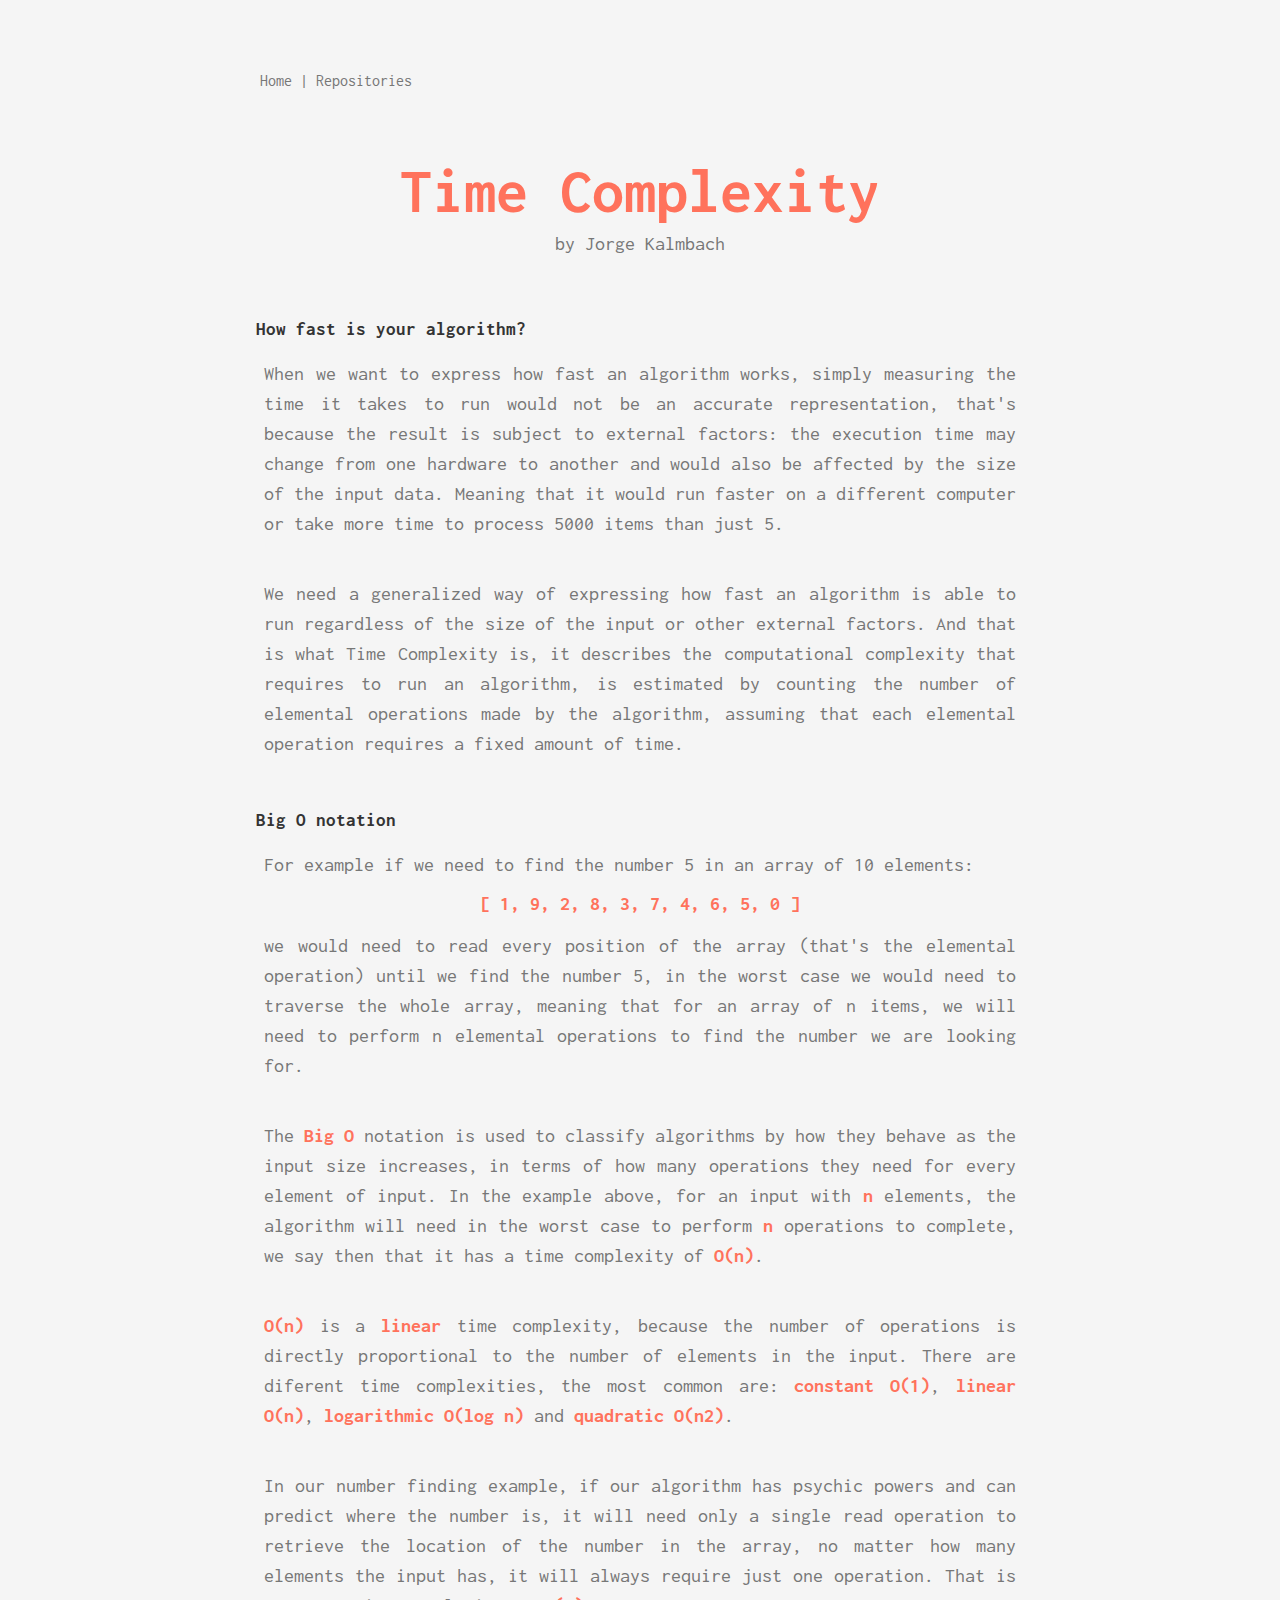
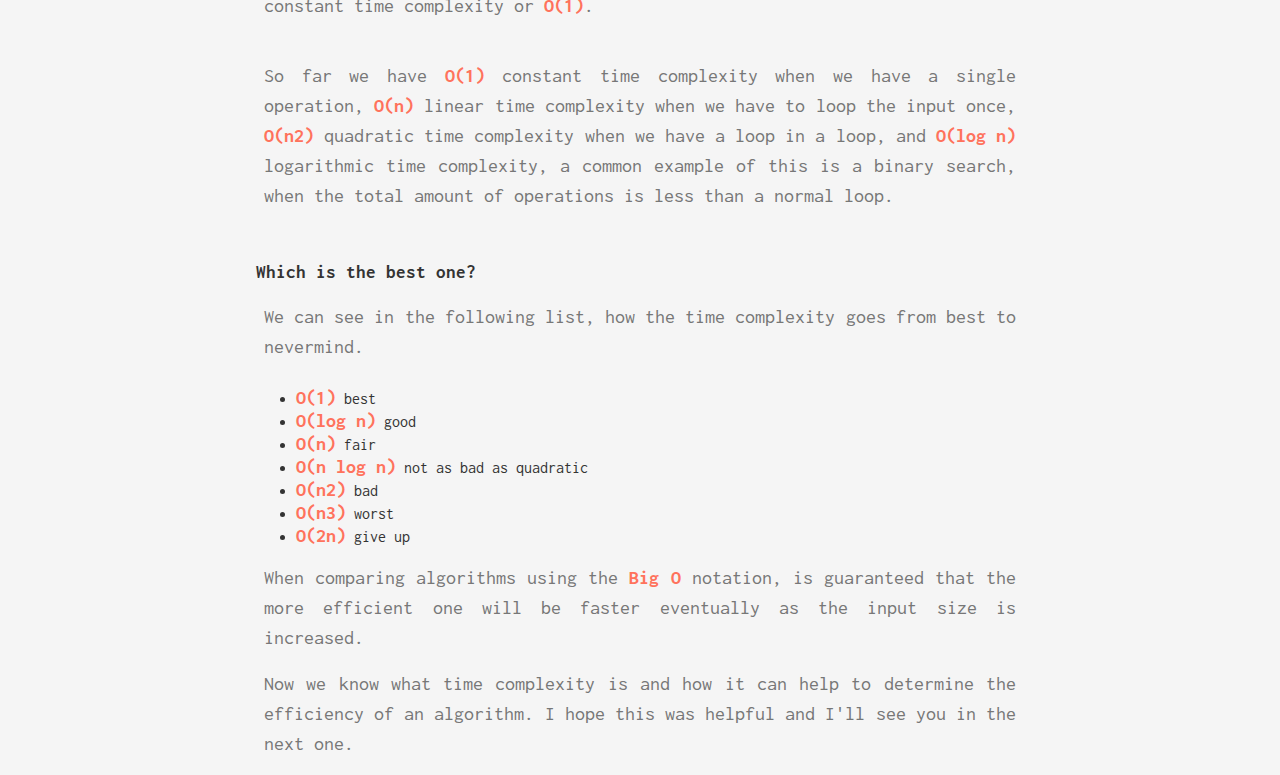
<file: posts/time-complexity.html>
<!DOCTYPE html>
<html>
  <head>
    <meta charset="utf-8">
    <meta http-equiv="X-UA=Compatible" content="IE=edge">
    <meta name="viewport" content="width=device-width, initial-scale=1">
    <meta name="author" conent="Jorge Kalmbach">
    <meta name="description" content="Ready for Review - Time Complexity">
    <title>Time Complexity - Ready for Review</title>

    <!-- Global site tag (gtag.js) - Google Analytics -->
    <script async src="https://www.googletagmanager.com/gtag/js?id=UA-46704501-1"></script>
    <script>
      window.dataLayer = window.dataLayer || [];
      function gtag(){dataLayer.push(arguments);}
      gtag('js', new Date());

      gtag('config', 'UA-46704501-1');
    </script>

    <link rel="stylesheet" type="text/css" href="../css/tachyons.min.css">
  </head>
  <body class="inconsolata pa0">
    <div class="center mt5 w-80 mw7">
      <header class="overflow-hidden">
        <div class="w-100 tl-l tc-ns">
          <ul class="list ma0 mt2 ml1 pa0">
            <li class="di">
              <a class="link gray" href="https://kalmbach.github.io/ready-for-review">
                Home
              </a>
            </li>
            <span class="gray">|</span>
            <li class="di">
              <a class="link gray" href="https://github.com/kalmbach?tab=repositories">
                Repositories
              </a>
            </li>
          </ul>
        </div>
      </header>

      <div class="center tc ma5">
        <h1 class="ma1 light-red" style="font-size:4rem;">Time Complexity</h1>
        <div class="f4 gray">by Jorge Kalmbach</div>
      </div>

      <h3>How fast is your algorithm?</h3>
      <p class="f4 gray lh-copy tj ma2 pb4">
When we want to express how fast an algorithm works, simply measuring the time it takes to run would
not be an accurate representation, that's because the result is subject to external factors: the
execution time may change from one hardware to another and would also be affected by the size of the
input data. Meaning that it would run faster on a different computer or take more time to process 
5000 items than just 5.
      </p>

      <p class="f4 gray lh-copy tj ma2 pb4">
We need a generalized way of expressing how fast an algorithm is able to run regardless of the size
of the input or other external factors. And that is what Time Complexity is, it describes the
computational complexity that requires to run an algorithm, is estimated by counting the number of
elemental operations made by the algorithm, assuming that each elemental operation requires a fixed
amount of time.
      </p>

      <h3>Big O notation</h3>
      <p class="f4 gray lh-copy tj ma2">
For example if we need to find the number 5 in an array of 10 elements:
      </p>
      <p class="f4 light-red b tc ma1 pt1 pb2">
[ 1, 9, 2, 8, 3, 7, 4, 6, 5, 0 ]
      </p>
      <p class="f4 gray lh-copy tj ma2 pb4">
we would need to read every position of the array (that's the elemental operation) until we find the 
number 5, in the worst case we would need to traverse the whole array, meaning that for an array of 
n items, we will need to perform n elemental operations to find the number we are looking for.
      </p>

      <p class="f4 gray lh-copy tj ma2 pb4">
The <span class="f4 light-red b">Big O</span> notation is used to classify algorithms by how they
behave as the input size increases, in terms of how many operations they need for every element of
input. In the example above, for an input with <span class="f4 light-red b">n</span> elements, the
algorithm will need in the worst case to perform <span class="f4 light-red b">n</span> operations
to complete, we say then that it has a time complexity of <span class="f4 light-red b">O(n)</span>.
      </p>
      <p class="f4 gray lh-copy tj ma2 pb4">
<span class="f4 light-red b">O(n)</span> is a <span class="f4 light-red b">linear</span> time 
complexity, because the number of operations is directly proportional to the number of elements in
the input. There are diferent time complexities, the most common are:
<span class="f4 light-red b">constant</span> <span class="f4 light-red b">O(1)</span>,
<span class="f4 light-red b">linear</span> <span class="f4 light-red b">O(n)</span>, 
<span class="f4 light-red b">logarithmic</span> <span class="f4 light-red b">O(log n)</span> and
<span class="f4 light-red b">quadratic</span> <span class="f4 light-red b">O(n2)</span>. 
      </p>

      <p class="f4 gray lh-copy tj ma2 pb4">
In our number finding example, if our algorithm has psychic powers and can predict where the number
is, it will need only a single read operation to retrieve the location of the number in the array, 
no matter how many elements the input has, it will always require just one operation. That is
constant time complexity or <span class="f4 light-red b">O(1)</span>.
      </p>

      <p class="f4 gray lh-copy tj ma2 pb4">
So far we have <span class="f4 light-red b">O(1)</span> constant time complexity when we have a single
operation, <span class="f4 light-red b">O(n)</span> linear time complexity when we have to loop the
input once, <span class="f4 light-red b">O(n2)</span> quadratic time complexity when we have a loop 
in a loop, and <span class="f4 light-red b">O(log n)</span> logarithmic time complexity, a common 
example of this is a binary search, when the total amount of operations is less than a normal loop.
      </p>

      <h3>Which is the best one?</h3>
      <p class="f4 gray lh-copy tj ma2 pb2">
We can see in the following list, how the time complexity goes from best to nevermind.
      <p>
      <ul>
        <li><span class="f4 light-red b">O(1)</span> best</li>
        <li><span class="f4 light-red b">O(log n)</span> good</li>
        <li><span class="f4 light-red b">O(n)</span> fair</li>
        <li><span class="f4 light-red b">O(n log n)</span> not as bad as quadratic</li>
        <li><span class="f4 light-red b">O(n2)</span> bad</li>
        <li><span class="f4 light-red b">O(n3)</span> worst</li>
        <li><span class="f4 light-red b">O(2n)</span> give up</li>
      </ul>
      <p class="f4 gray lh-copy tj ma2 pb2">
When comparing algorithms using the <span class="f4 light-red b">Big O</span> notation, is 
guaranteed that the more efficient one will be faster eventually as the input size is increased.
      </p>
      <p class="f4 gray lh-copy tj ma2 pb2">
Now we know what time complexity is and how it can help to determine the efficiency of an algorithm.
I hope this was helpful and I'll see you in the next one.
      </p>
    </div>
  </body>
</html>
</file>
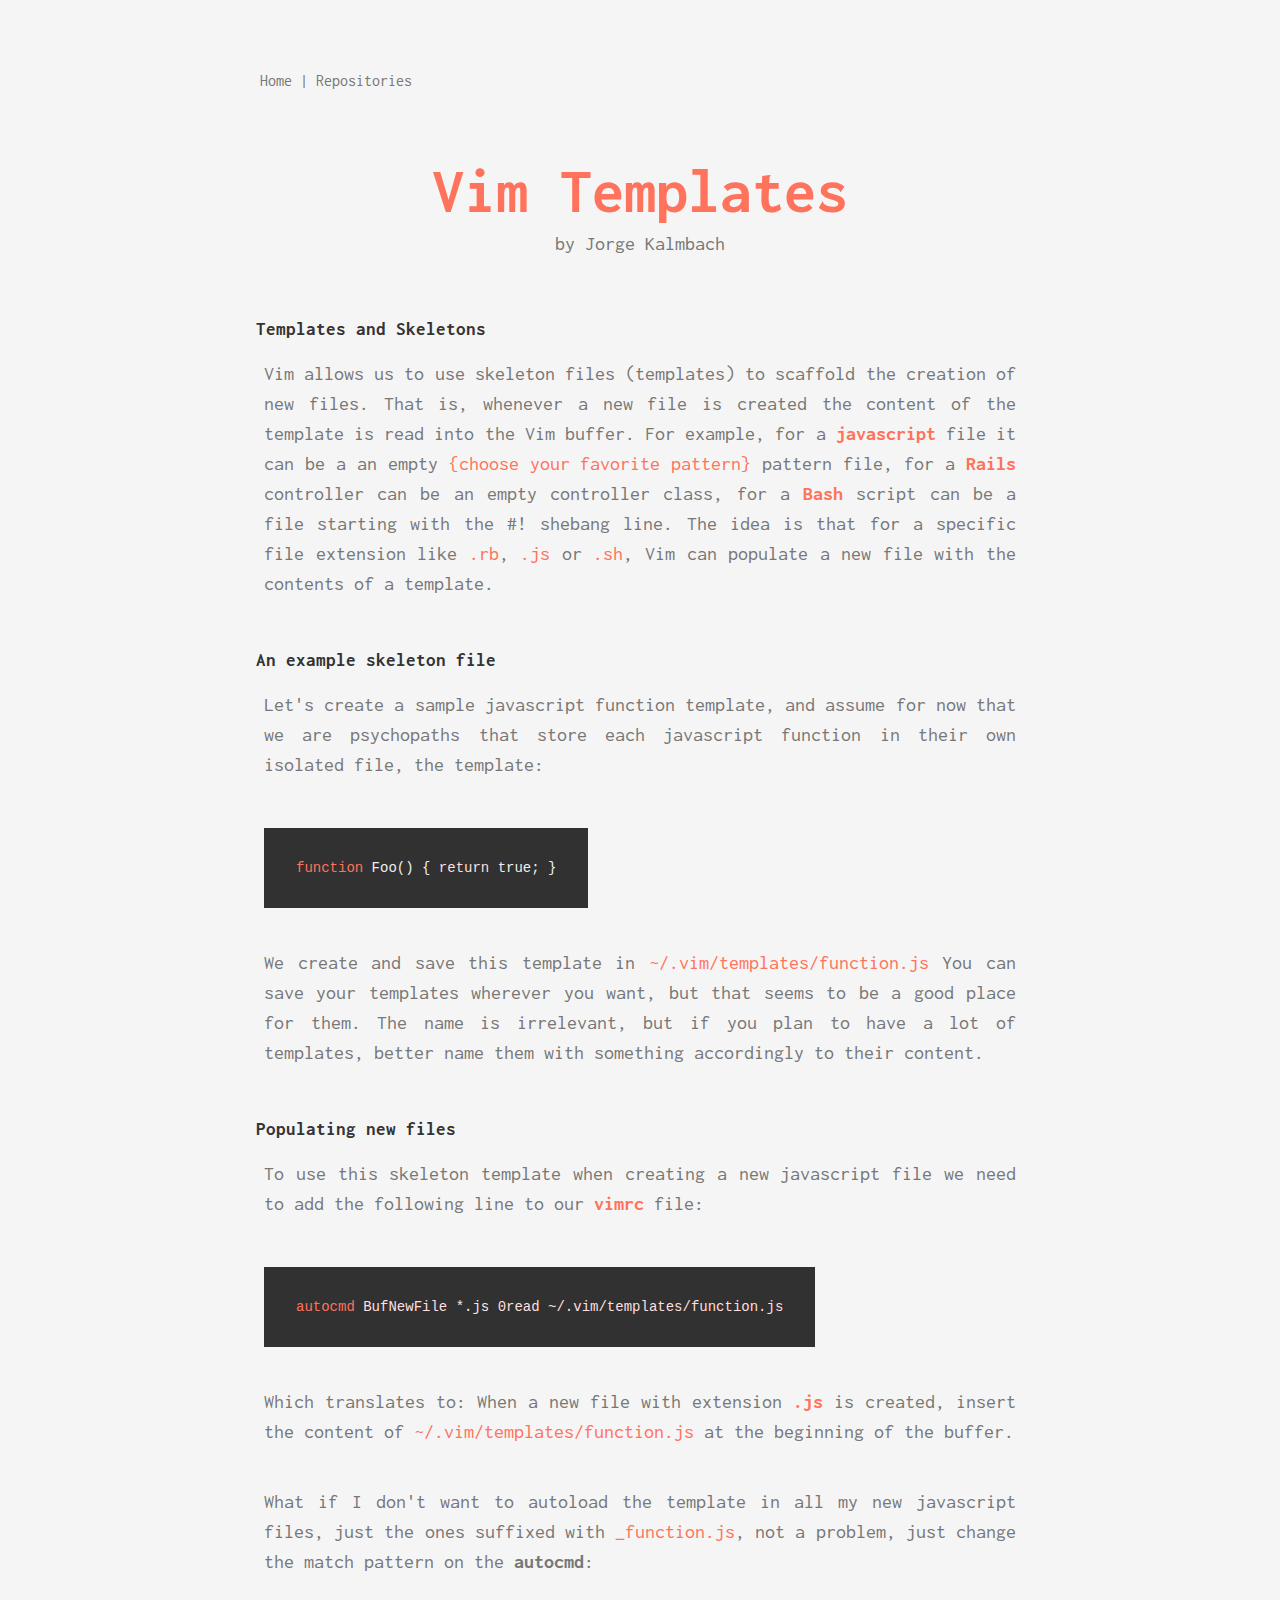
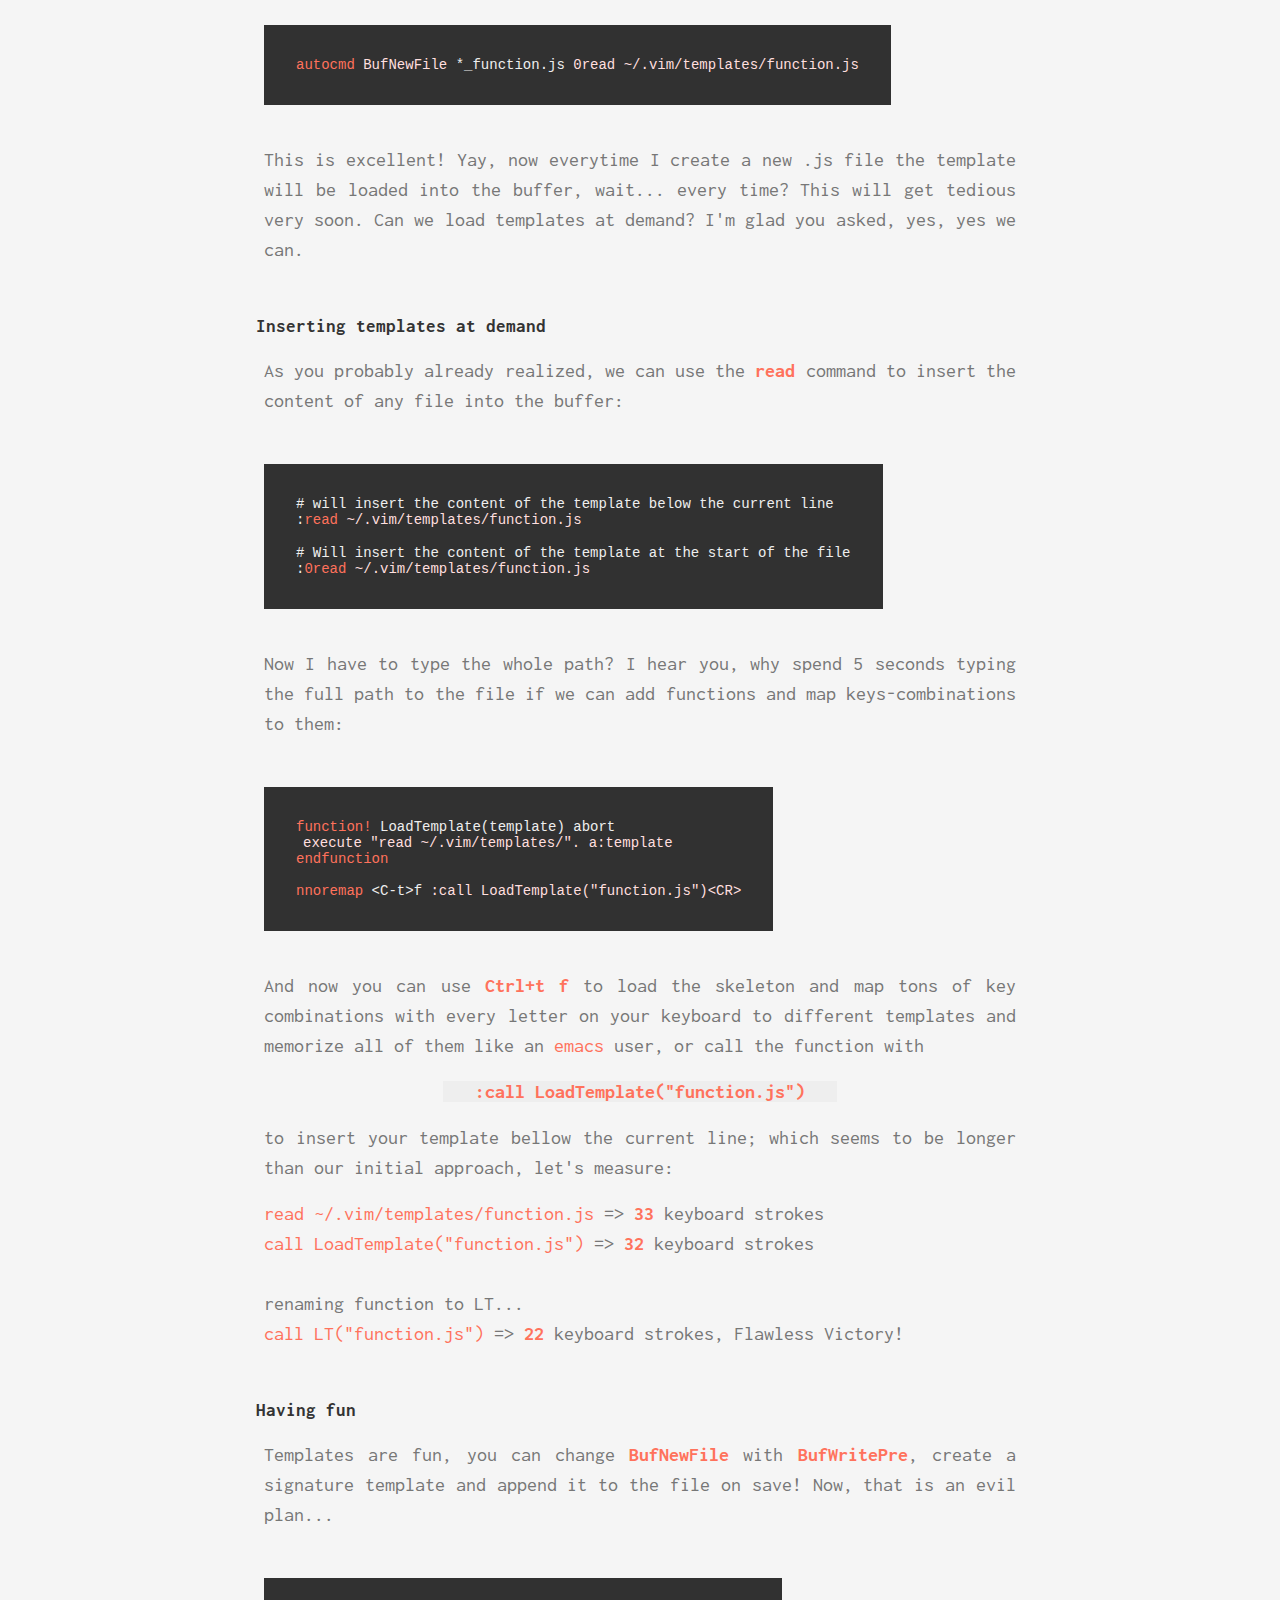
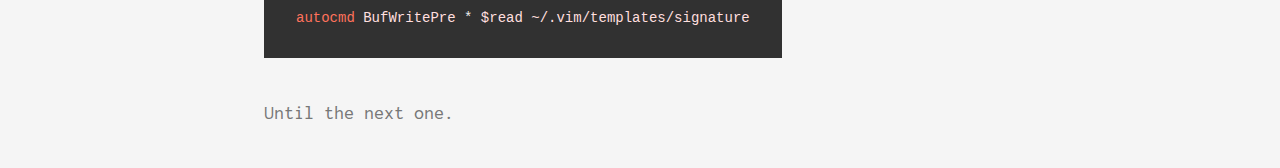
<file: posts/vim-templates.html>
<!DOCTYPE html>
<html>
  <head>
    <meta charset="utf-8">
    <meta http-equiv="X-UA=Compatible" content="IE=edge">
    <meta name="viewport" content="width=device-width, initial-scale=1">
    <meta name="author" conent="Jorge Kalmbach">
    <meta name="description" content="Ready for Review - Vim Templates">
    <title>Vim Templates - Ready for Review</title>

    <!-- Global site tag (gtag.js) - Google Analytics -->
    <script async src="https://www.googletagmanager.com/gtag/js?id=UA-46704501-1"></script>
    <script>
      window.dataLayer = window.dataLayer || [];
      function gtag(){dataLayer.push(arguments);}
      gtag('js', new Date());

      gtag('config', 'UA-46704501-1');
    </script>

    <link rel="stylesheet" type="text/css" href="../css/tachyons.min.css">
  </head>
  <body class="inconsolata pa0">
    <div class="center mt5 w-80 mw7">
      <header class="overflow-hidden">
        <div class="w-100 tl-l tc-ns">
          <ul class="list ma0 mt2 ml1 pa0">
            <li class="di">
              <a class="link gray" href="https://kalmbach.github.io/ready-for-review">
                Home
              </a>
            </li>
            <span class="gray">|</span>
            <li class="di">
              <a class="link gray" href="https://github.com/kalmbach?tab=repositories">
                Repositories
              </a>
            </li>
          </ul>
        </div>
      </header>

      <div class="center tc ma5">
        <h1 class="ma1 light-red" style="font-size:4rem;">Vim Templates</h1>
        <div class="f4 gray">by Jorge Kalmbach</div>
      </div>

      <h3>Templates and Skeletons</h3>
      <p class="f4 gray lh-copy tj ma2 pb4">
Vim allows us to use skeleton files (templates) to scaffold the creation of new files. 
That is, whenever a new file is created the content of the template is read into the Vim buffer.
For example, for a <span class="f4 light-red b">javascript</span> file it can be a an empty 
<span class="f4 light-red">{choose your favorite pattern}</span> pattern file, for a 
<span class="f4 light-red b">Rails</span> controller can be an empty controller class, for a
<span class="f4 light-red b">Bash</span> script can be a file starting with the #! shebang line.
The idea is that for a specific file extension like <span class="f4 light-red">.rb</span>, 
<span class="f4 light-red">.js</span> or <span class="f4 light-red">.sh</span>, Vim can populate
a new file with the contents of a template.
      </p>

      <h3>An example skeleton file</h3>
      <p class="f4 gray lh-copy tj ma2 pb4">
Let's create a sample javascript function template, and assume for now that we are psychopaths that
store each javascript function in their own isolated file, the template:
      </p>

      <code class="code bg-black-80 f6 pa4 ma2 mb4 dib light-gray">
        <span class="light-red">function</span> Foo() {
          <span class="washed-red">return</span> true;
        }
      </code>

      <p class="f4 gray lh-copy tj ma2 pb4">
We create and save this template in <span class="f4 light-red">~/.vim/templates/function.js</span>
You can save your templates wherever you want, but that seems to be a good place for them. The name is
irrelevant, but if you plan to have a lot of templates, better name them with something accordingly to 
their content.
      </p>
      <h3>Populating new files</h3>
      <p class="f4 gray lh-copy tj ma2 pb4">
To use this skeleton template when creating a new javascript file we need to add the following line
to our <span class="f4 light-red b">vimrc</span> file:
      </p>

      <code class="code bg-black-80 f6 pa4 ma2 mb4 dib light-gray">
        <span class="light-red">autocmd</span> <span class="washed-red">BufNewFile</span>  *.js  
        <span class="washed-red">0read ~/.vim/templates/function.js</span>
      </code>

      <p class="f4 gray lh-copy tj ma2 pb4">
Which translates to: When a new file with extension <span class="f4 light-red b">.js</span> is created,
insert the content of <span class="f4 light-red">~/.vim/templates/function.js</span> at the beginning
of the buffer.
      </p>

      <p class="f4 gray lh-copy tj ma2 pb4">
What if I don't want to autoload the template in all my new javascript files, just the ones suffixed
with <span class="f4 light-red">_function.js</span>, not a problem, just change the match pattern on the
<span class="f4 ligth-red b">autocmd</span>:
      </p>

      <code class="code bg-black-80 f6 pa4 ma2 mb4 dib light-gray">
        <span class="light-red">autocmd</span> <span class="washed-red">BufNewFile</span>  *_function.js
        <span class="washed-red">0read ~/.vim/templates/function.js</span>
      </code>

      <p class="f4 gray lh-copy tj ma2 pb4">
This is excellent! Yay, now everytime I create a new .js file the template will be loaded into the buffer, 
wait... every time? This will get tedious very soon. Can we load templates at demand? I'm glad you asked,
yes, yes we can.
      </p>

      <h3>Inserting templates at demand</h3>
      <p class="f4 gray lh-copy tj ma2 pb4">
As you probably already realized, we can use the <span class="f4 light-red b">read</span> command to insert
the content of any file into the buffer:
      </p>

      <code class="code bg-black-80 f6 pa4 ma2 mb4 dib light-gray">
        # will insert the content of the template below the current line
        <br />:<span class="light-red">read</span> <span class="washed-red">~/.vim/templates/function.js</span>
        <br />&ensp;
        <br /># Will insert the content of the template at the start of the file
        <br />:<span class="light-red">0read</span> <span class="washed-red">~/.vim/templates/function.js</span>
      </code>

      <p class="f4 gray lh-copy tj ma2 pb4">
Now I have to type the whole path? I hear you, why spend 5 seconds typing the full path to the file 
if we can add functions and map keys-combinations to them:
      </p>

      <code class="code bg-black-80 f6 pa4 ma2 mb4 dib light-gray">
        <span class="light-red">function!</span> LoadTemplate(template) abort
        <br />&ensp;<span class="washed-red">execute "read ~/.vim/templates/". a:template</span>
        <br /><span class="light-red">endfunction</span>
        <br />&ensp;
        <br /><span class="light-red">nnoremap</span> &lt;C-t&gt;f 
        <span class="washed-red">:call LoadTemplate("function.js")&lt;CR&gt;</span>
      </code>

      <p class="f4 gray lh-copy tj ma2 pb2">
And now you can use <span class="f4 light-red b">Ctrl+t f</span> to load the skeleton and map tons of key 
combinations with every letter on your keyboard to different templates and memorize all of them like an 
<span class="f4 light-red">emacs</span> user, or call the function with 
      </p>
      <p class="f4 gray lh-copy tc ma2 pb2">
<span class="f4 light-red b bg-light-gray tc pl4 pr4">:call LoadTemplate("function.js")</span> 
      </p>
      <p class="f4 gray lh-copy tj ma2 pb2">
to insert your template bellow the current line; which seems to be longer than our initial approach, let's measure: 
      </p>
      <p class="f4 gray lh-copy tj ma2 pb4">
<span class="light-red">read ~/.vim/templates/function.js</span> =&gt; <span class="f4 light-red b">33</span> keyboard strokes
<br /><span class="light-red">call LoadTemplate("function.js")</span> =&gt; <span class="f4 light-red b">32</span> keyboard strokes
<br />&ensp;
<br />renaming function to LT...
<br /><span class="light-red">call LT("function.js")</span> =&gt; <span class="f4 light-red b">22</span> keyboard strokes, Flawless Victory!
      </p>

      <h3>Having fun</h3>
      <p class="f4 gray lh-copy tj ma2 pb4">
Templates are fun, you can change <span class="f4 light-red b">BufNewFile</span> with 
<span class="f4 light-red b">BufWritePre</span>, create a signature template and append it to the file
on save! Now, that is an evil plan... 
      </p>

      <code class="code bg-black-80 f6 pa4 ma2 mb4 dib light-gray">
        <span class="light-red">autocmd</span> <span class="washed-red">BufWritePre</span> *
        <span class="washed-red">$read ~/.vim/templates/signature</span>
      </code>

      <p class="f4 gray lh-copy tj ma2 pb4">
Until the next one.
      </p>
    </div>
  </body>
</html>
</file>
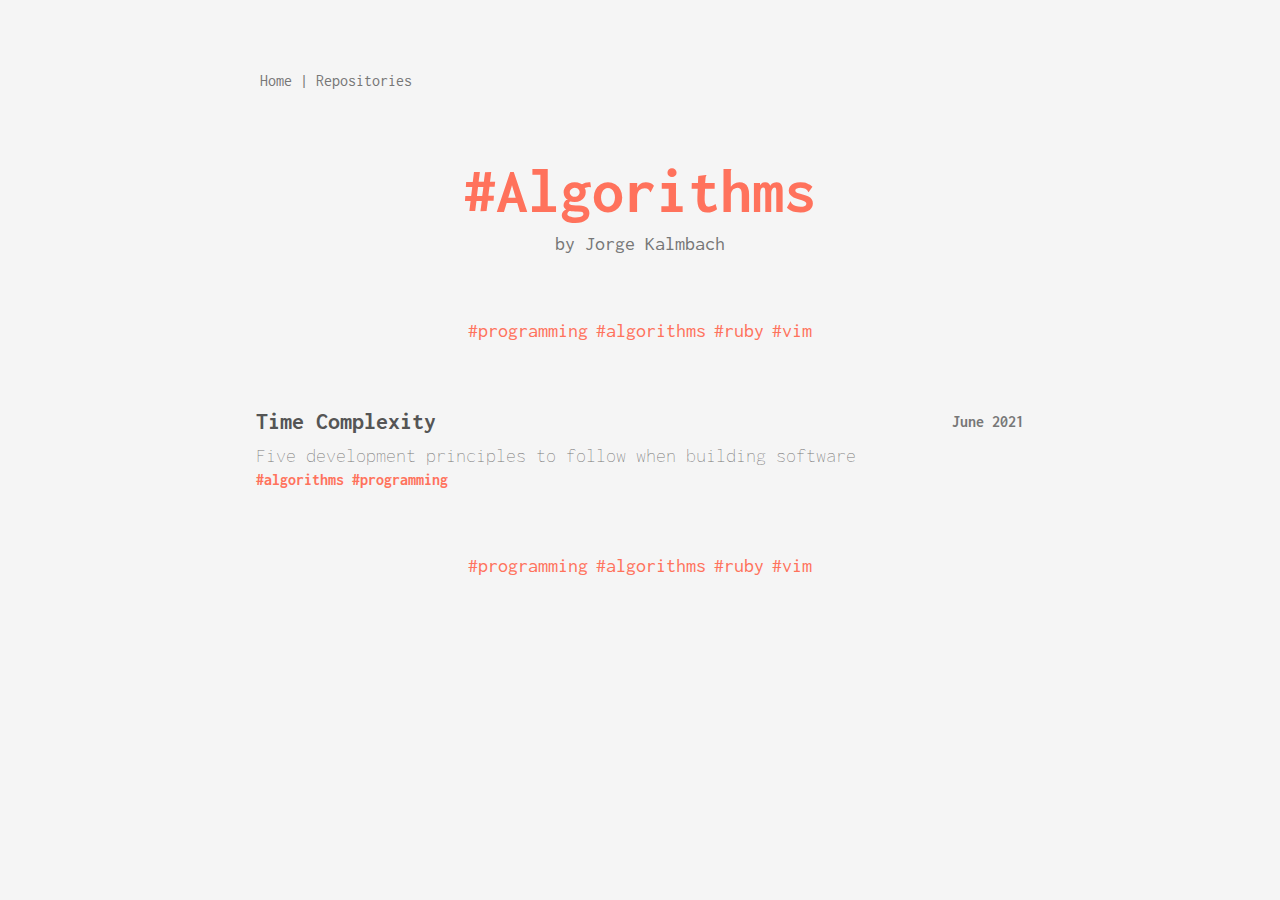
<file: tags/algorithms.html>
<!DOCTYPE html>
<html>
  <head>
    <meta charset="utf-8">
    <meta http-equiv="X-UA=Compatible" content="IE=edge">
    <meta name="viewport" content="width=device-width, initial-scale=1">
    <meta name="author" conent="Jorge Kalmbach">
    <meta name="description" content="#Algorithms - Ready for Review">
    <title>#Algorithms - Ready for Review</title>
    <link rel="stylesheet" type="text/css" href="../css/tachyons.min.css">
    <link href="https://fonts.googleapis.com/css?family=Inconsolata:400,700" rel="stylesheet" type="text/css">

    <!-- Global site tag (gtag.js) - Google Analytics -->
    <script async src="https://www.googletagmanager.com/gtag/js?id=UA-46704501-1"></script>
    <script>
      window.dataLayer = window.dataLayer || [];
      function gtag(){dataLayer.push(arguments);}
      gtag('js', new Date());

      gtag('config', 'UA-46704501-1');
    </script>
  </head>
  <body class="inconsolata pa0">
    <div class="center mt5 w-80 mw7">
      <header class="overflow-hidden">
        <div class="w-100 tl-l tc-ns">
          <ul class="list ma0 mt2 ml1 pa0">
            <li class="di"><a class="link gray" href="https://kalmbach.github.io/ready-for-review">Home</a></li>
            <span class="gray">|</span>
            <li class="di"><a class="link gray" href="https://github.com/kalmbach?tab=repositories">Repositories</a></li>
          </ul>
        </div>
      </header>

      <div class="center tc ma5">
        <h1 class="ma1 light-red" style="font-size:4rem;">#Algorithms</h1>
        <div class="f4 gray">by Jorge Kalmbach</div>
      </div>

      <div class="center tc ma5">
        <span class="f4 light-red"><a href="programming.html" class="link light-red">#programming</a></span>
        <span class="f4 light-red"><a href="algorithms.html" class="link light-red">#algorithms</a></span>
        <span class="f4 light-red"><a href="ruby.html" class="link light-red">#ruby</a></span>
        <span class="f4 light-red"><a href="vim.html" class="link light-red">#vim</a></span>
      </div>

      <ul class="list pa0 tl-l">
        <li class="mb4 fw7">
          <a href="../posts/time-complexity.html" class="link gray">
            <span class="f3 mid-gray lh-title">Time Complexity</span>
            <span class="f5 fr lh-date">June 2021</span>
            <p class="f4 fw1 gray tj mt2 mb0">
            Five development principles to follow when building software
            </p>
            <span class="f4 light-red">
              <a href="algorithms.html" class="link light-red">#algorithms</a>
              <a href="programming.html" class="link light-red">#programming</a>
            </span>
          </a>
        </li>
      </ul>
      <div class="center tc ma5">
        <span class="f4 light-red"><a href="programming.html" class="link light-red">#programming</a></span>
        <span class="f4 light-red"><a href="algorithms" class="link light-red">#algorithms</a></span>
        <span class="f4 light-red"><a href="rails" class="link light-red">#ruby</a></span>
        <span class="f4 light-red"><a href="vim" class="link light-red">#vim</a></span>
      </div>
    </div>
  </body>
</html>
</file>
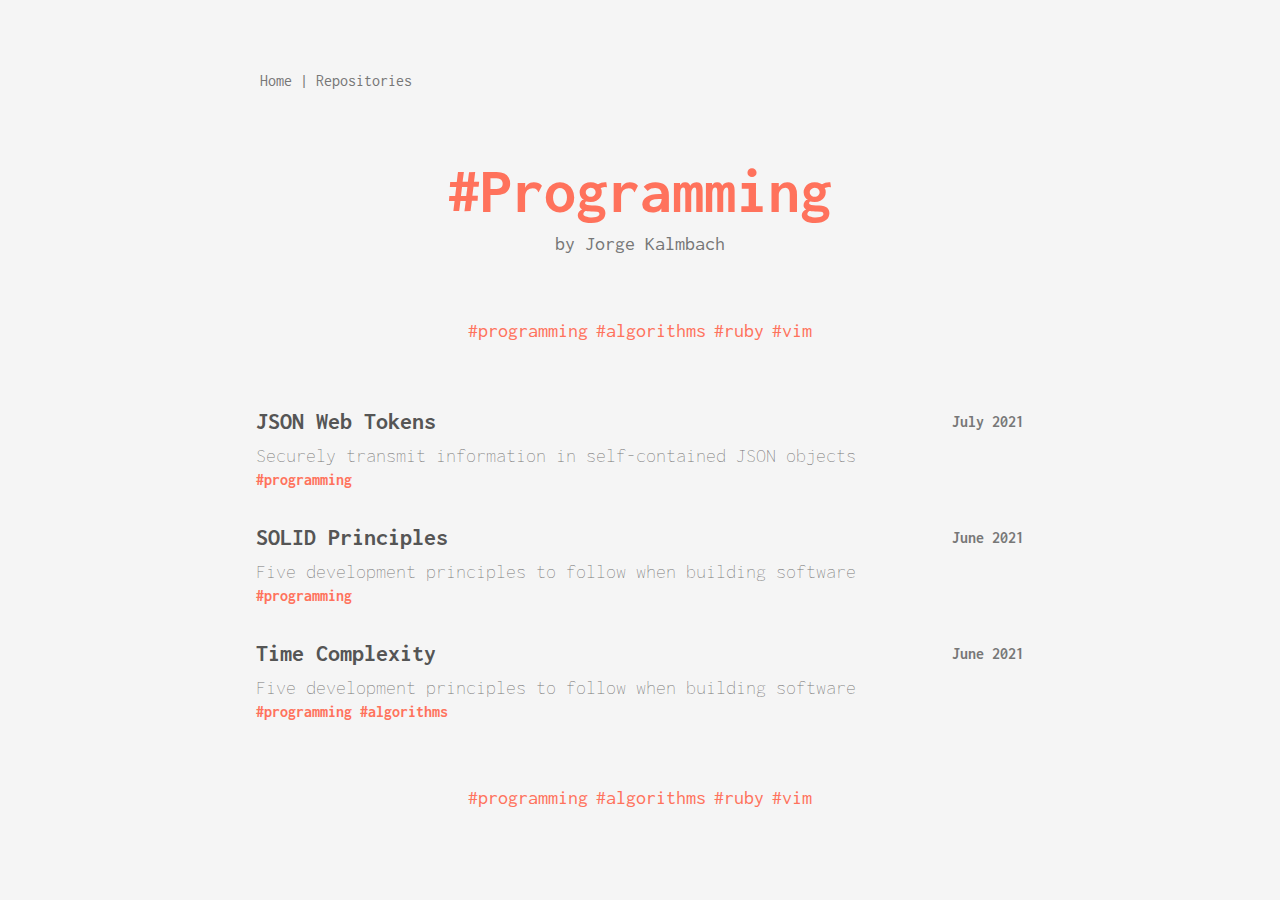
<file: tags/programming.html>
<!DOCTYPE html>
<html>
  <head>
    <meta charset="utf-8">
    <meta http-equiv="X-UA=Compatible" content="IE=edge">
    <meta name="viewport" content="width=device-width, initial-scale=1">
    <meta name="author" conent="Jorge Kalmbach">
    <meta name="description" content="#Programming - Ready for Review">
    <title>#Programming - Ready for Review</title>
    <link rel="stylesheet" type="text/css" href="../css/tachyons.min.css">
    <link href="https://fonts.googleapis.com/css?family=Inconsolata:400,700" rel="stylesheet" type="text/css">

    <!-- Global site tag (gtag.js) - Google Analytics -->
    <script async src="https://www.googletagmanager.com/gtag/js?id=UA-46704501-1"></script>
    <script>
      window.dataLayer = window.dataLayer || [];
      function gtag(){dataLayer.push(arguments);}
      gtag('js', new Date());

      gtag('config', 'UA-46704501-1');
    </script>
  </head>
  <body class="inconsolata pa0">
    <div class="center mt5 w-80 mw7">
      <header class="overflow-hidden">
        <div class="w-100 tl-l tc-ns">
          <ul class="list ma0 mt2 ml1 pa0">
            <li class="di"><a class="link gray" href="https://kalmbach.github.io/ready-for-review">Home</a></li>
            <span class="gray">|</span>
            <li class="di"><a class="link gray" href="https://github.com/kalmbach?tab=repositories">Repositories</a></li>
          </ul>
        </div>
      </header>

      <div class="center tc ma5">
        <h1 class="ma1 light-red" style="font-size:4rem;">#Programming</h1>
        <div class="f4 gray">by Jorge Kalmbach</div>
      </div>

      <div class="center tc ma5">
        <span class="f4 light-red"><a href="programming.html" class="link light-red">#programming</a></span>
        <span class="f4 light-red"><a href="algorithms.html" class="link light-red">#algorithms</a></span>
        <span class="f4 light-red"><a href="ruby.html" class="link light-red">#ruby</a></span>
        <span class="f4 light-red"><a href="vim.html" class="link light-red">#vim</a></span>
      </div>

      <ul class="list pa0 tl-l">
        <li class="mb4 fw7">
          <a href="../posts/json-web-tokens.html" class="link gray">
            <span class="f3 mid-gray lh-title">JSON Web Tokens</span>
            <span class="f5 fr lh-date">July 2021</span>
            <p class="f4 fw1 gray tj mt2 mb0">
            Securely transmit information in self-contained JSON objects 
            </p>
            <span class="f4 light-red"><a href="programming.html" class="link light-red">#programming</a></span>
          </a>
        </li>
        <li class="mb4 fw7">
          <a href="../posts/solid-principles.html" class="link gray">
            <span class="f3 mid-gray lh-title">SOLID Principles</span>
            <span class="f5 fr lh-date">June 2021</span>
            <p class="f4 fw1 gray tj mt2 mb0">
            Five development principles to follow when building software
            </p>
            <span class="f4 light-red"><a href="programming.html" class="link light-red">#programming</a></span>
          </a>
        </li>
        <li class="mb4 fw7">
          <a href="../posts/time-complexity.html" class="link gray">
            <span class="f3 mid-gray lh-title">Time Complexity</span>
            <span class="f5 fr lh-date">June 2021</span>
            <p class="f4 fw1 gray tj mt2 mb0">
            Five development principles to follow when building software
            </p>
            <span class="f4 light-red">
              <a href="programming.html" class="link light-red">#programming</a>
              <a href="algorithms.html" class="link light-red">#algorithms</a>
            </span>
          </a>
        </li>
      </ul>
      <div class="center tc ma5">
        <span class="f4 light-red"><a href="programming.html" class="link light-red">#programming</a></span>
        <span class="f4 light-red"><a href="algorithms.html" class="link light-red">#algorithms</a></span>
        <span class="f4 light-red"><a href="ruby.html" class="link light-red">#ruby</a></span>
        <span class="f4 light-red"><a href="vim.html" class="link light-red">#vim</a></span>
      </div>
    </div>
  </body>
</html>
</file>
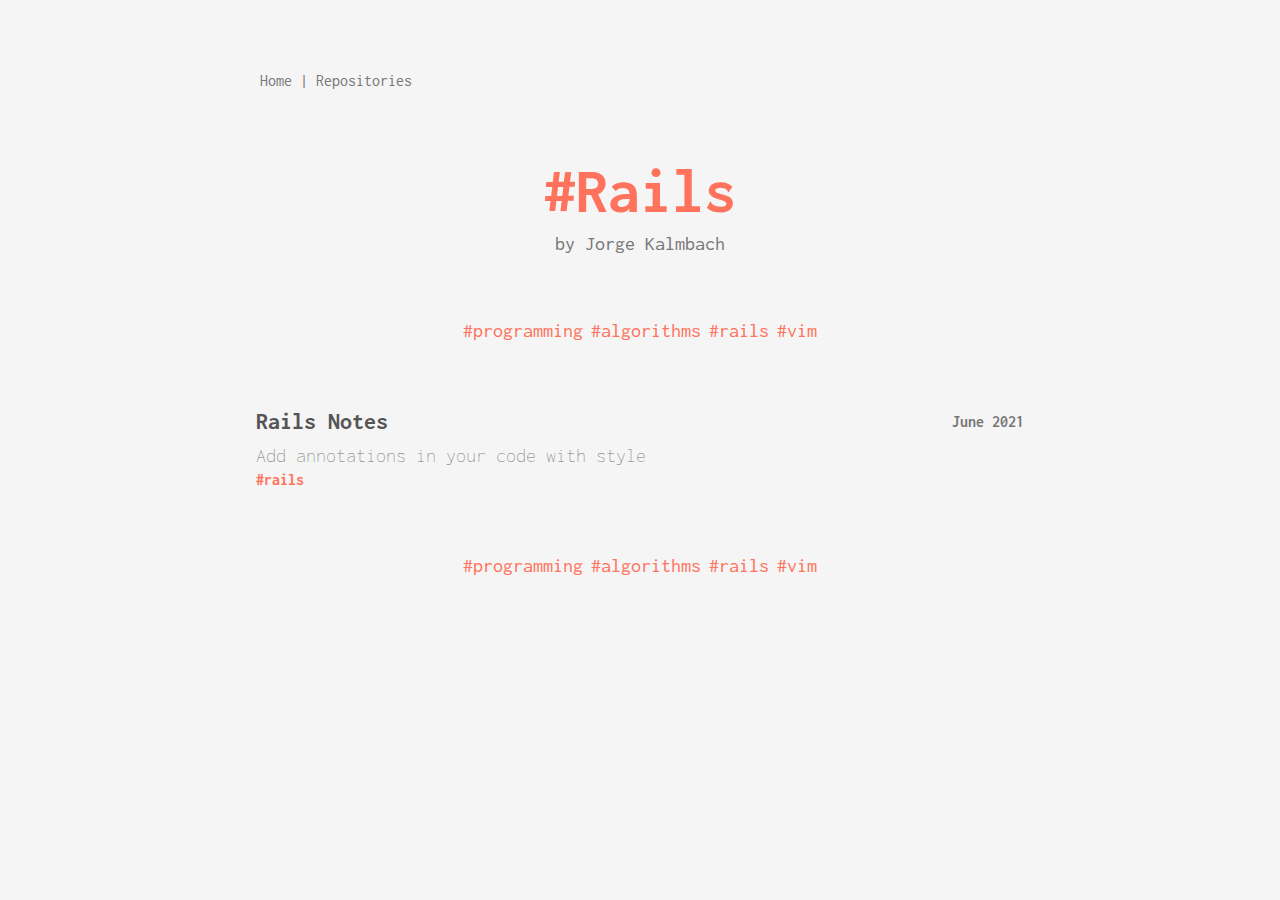
<file: tags/rails.html>
<!DOCTYPE html>
<html>
  <head>
    <meta charset="utf-8">
    <meta http-equiv="X-UA=Compatible" content="IE=edge">
    <meta name="viewport" content="width=device-width, initial-scale=1">
    <meta name="author" conent="Jorge Kalmbach">
    <meta name="description" content="#Rails - Ready for Review">
    <title>#Rails - Ready for Review</title>
    <link rel="stylesheet" type="text/css" href="../css/tachyons.min.css">
    <link href="https://fonts.googleapis.com/css?family=Inconsolata:400,700" rel="stylesheet" type="text/css">

    <!-- Global site tag (gtag.js) - Google Analytics -->
    <script async src="https://www.googletagmanager.com/gtag/js?id=UA-46704501-1"></script>
    <script>
      window.dataLayer = window.dataLayer || [];
      function gtag(){dataLayer.push(arguments);}
      gtag('js', new Date());

      gtag('config', 'UA-46704501-1');
    </script>
  </head>
  <body class="inconsolata pa0">
    <div class="center mt5 w-80 mw7">
      <header class="overflow-hidden">
        <div class="w-100 tl-l tc-ns">
          <ul class="list ma0 mt2 ml1 pa0">
            <li class="di"><a class="link gray" href="https://kalmbach.github.io/ready-for-review">Home</a></li>
            <span class="gray">|</span>
            <li class="di"><a class="link gray" href="https://github.com/kalmbach?tab=repositories">Repositories</a></li>
          </ul>
        </div>
      </header>

      <div class="center tc ma5">
        <h1 class="ma1 light-red" style="font-size:4rem;">#Rails</h1>
        <div class="f4 gray">by Jorge Kalmbach</div>
      </div>

      <div class="center tc ma5">
        <span class="f4 light-red"><a href="programming.html" class="link light-red">#programming</a></span>
        <span class="f4 light-red"><a href="algorithms.html" class="link light-red">#algorithms</a></span>
        <span class="f4 light-red"><a href="rails.html" class="link light-red">#rails</a></span>
        <span class="f4 light-red"><a href="vim.html" class="link light-red">#vim</a></span>
      </div>

      <ul class="list pa0 tl-l">
        <li class="mb4 fw7">
          <a href="../posts/rails-notes.html" class="link gray">
            <span class="f3 mid-gray lh-title">Rails Notes</span>
            <span class="f5 fr lh-date">June 2021</span>
            <p class="f4 fw1 gray tj mt2 mb0">
            Add annotations in your code with style
            </p>
            <span class="f4 light-red"><a href="rails.html" class="link light-red">#rails</a></span>
          </a>
        </li>
      </ul>
      <div class="center tc ma5">
        <span class="f4 light-red"><a href="programming.html" class="link light-red">#programming</a></span>
        <span class="f4 light-red"><a href="algorithms.html" class="link light-red">#algorithms</a></span>
        <span class="f4 light-red"><a href="rails.html" class="link light-red">#rails</a></span>
        <span class="f4 light-red"><a href="vim.html" class="link light-red">#vim</a></span>
      </div>
    </div>
  </body>
</html>
</file>
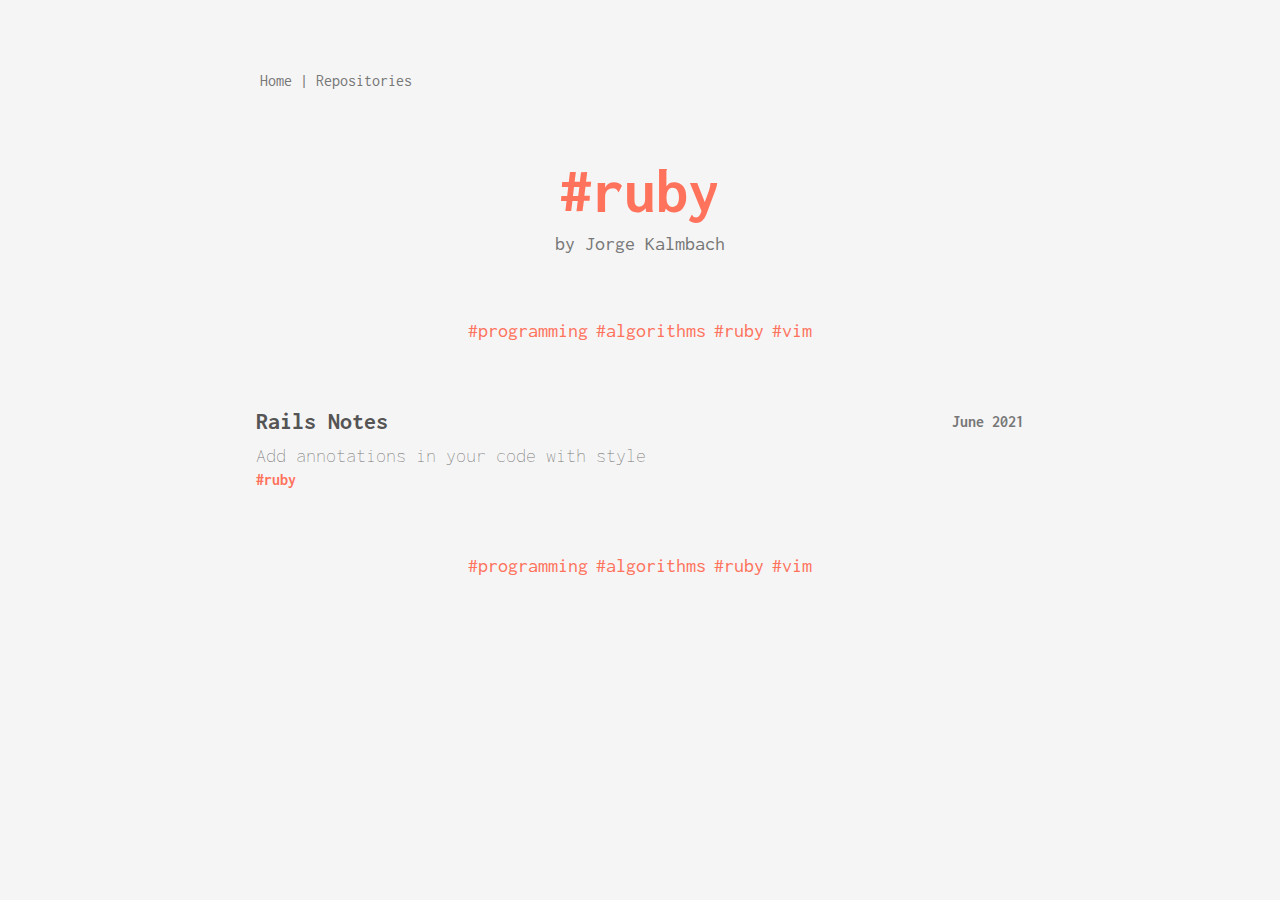
<file: tags/ruby.html>
<!DOCTYPE html>
<html>
  <head>
    <meta charset="utf-8">
    <meta http-equiv="X-UA=Compatible" content="IE=edge">
    <meta name="viewport" content="width=device-width, initial-scale=1">
    <meta name="author" conent="Jorge Kalmbach">
    <meta name="description" content="#ruby - Ready for Review">
    <title>#ruby - Ready for Review</title>
    <link rel="stylesheet" type="text/css" href="../css/tachyons.min.css">
    <link href="https://fonts.googleapis.com/css?family=Inconsolata:400,700" rel="stylesheet" type="text/css">

    <!-- Global site tag (gtag.js) - Google Analytics -->
    <script async src="https://www.googletagmanager.com/gtag/js?id=UA-46704501-1"></script>
    <script>
      window.dataLayer = window.dataLayer || [];
      function gtag(){dataLayer.push(arguments);}
      gtag('js', new Date());

      gtag('config', 'UA-46704501-1');
    </script>
  </head>
  <body class="inconsolata pa0">
    <div class="center mt5 w-80 mw7">
      <header class="overflow-hidden">
        <div class="w-100 tl-l tc-ns">
          <ul class="list ma0 mt2 ml1 pa0">
            <li class="di"><a class="link gray" href="https://kalmbach.github.io/ready-for-review">Home</a></li>
            <span class="gray">|</span>
            <li class="di"><a class="link gray" href="https://github.com/kalmbach?tab=repositories">Repositories</a></li>
          </ul>
        </div>
      </header>

      <div class="center tc ma5">
        <h1 class="ma1 light-red" style="font-size:4rem;">#ruby</h1>
        <div class="f4 gray">by Jorge Kalmbach</div>
      </div>

      <div class="center tc ma5">
        <span class="f4 light-red"><a href="programming.html" class="link light-red">#programming</a></span>
        <span class="f4 light-red"><a href="algorithms.html" class="link light-red">#algorithms</a></span>
        <span class="f4 light-red"><a href="ruby.html" class="link light-red">#ruby</a></span>
        <span class="f4 light-red"><a href="vim.html" class="link light-red">#vim</a></span>
      </div>

      <ul class="list pa0 tl-l">
        <li class="mb4 fw7">
          <a href="../posts/rails-notes.html" class="link gray">
            <span class="f3 mid-gray lh-title">Rails Notes</span>
            <span class="f5 fr lh-date">June 2021</span>
            <p class="f4 fw1 gray tj mt2 mb0">
            Add annotations in your code with style
            </p>
            <span class="f4 light-red"><a href="ruby.html" class="link light-red">#ruby</a></span>
          </a>
        </li>
      </ul>
      <div class="center tc ma5">
        <span class="f4 light-red"><a href="programming.html" class="link light-red">#programming</a></span>
        <span class="f4 light-red"><a href="algorithms.html" class="link light-red">#algorithms</a></span>
        <span class="f4 light-red"><a href="ruby.html" class="link light-red">#ruby</a></span>
        <span class="f4 light-red"><a href="vim.html" class="link light-red">#vim</a></span>
      </div>
    </div>
  </body>
</html>
</file>
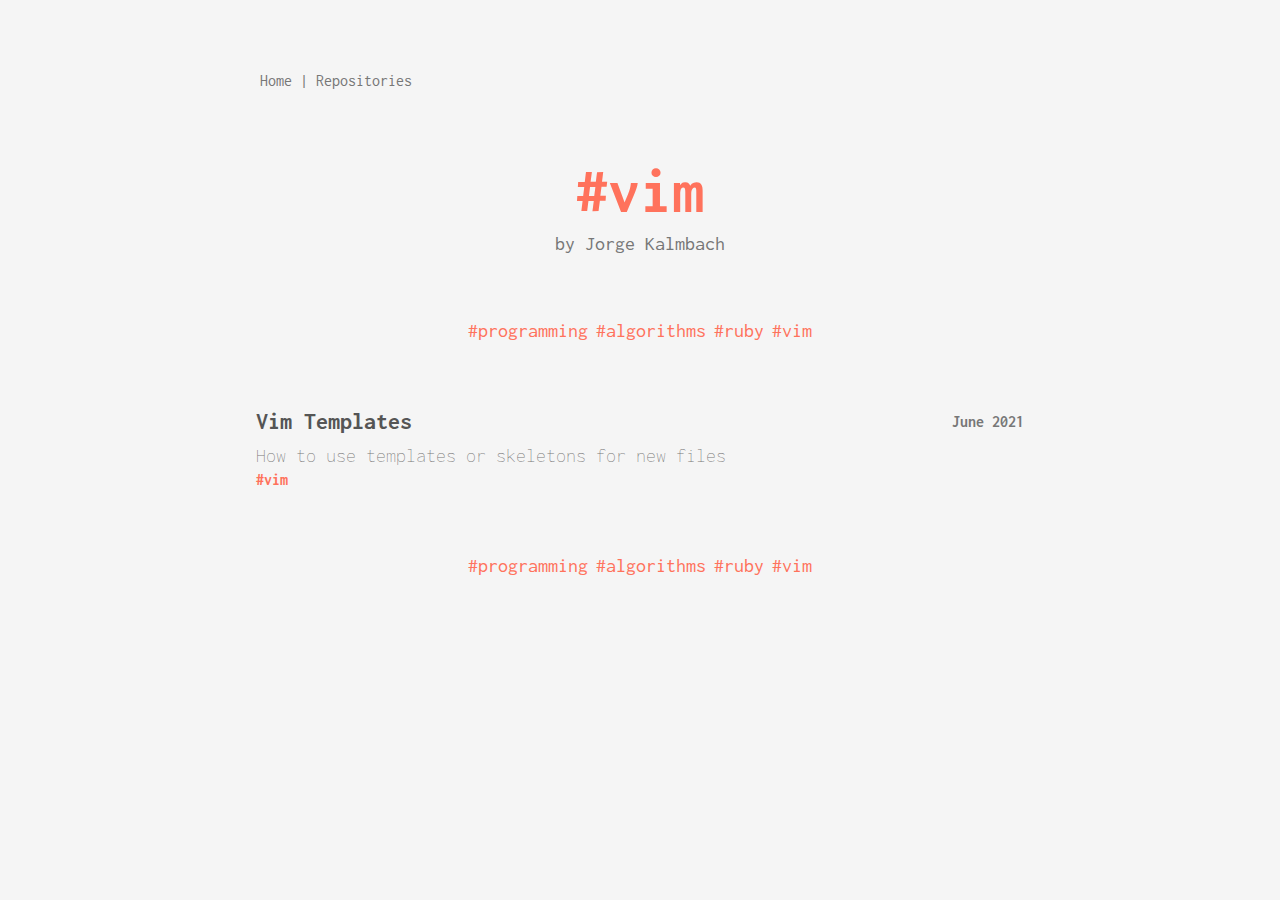
<file: tags/vim.html>
<!DOCTYPE html>
<html>
  <head>
    <meta charset="utf-8">
    <meta http-equiv="X-UA=Compatible" content="IE=edge">
    <meta name="viewport" content="width=device-width, initial-scale=1">
    <meta name="author" conent="Jorge Kalmbach">
    <meta name="description" content="#vim - Ready for Review">
    <title>#vim - Ready for Review</title>
    <link rel="stylesheet" type="text/css" href="../css/tachyons.min.css">
    <link href="https://fonts.googleapis.com/css?family=Inconsolata:400,700" rel="stylesheet" type="text/css">

    <!-- Global site tag (gtag.js) - Google Analytics -->
    <script async src="https://www.googletagmanager.com/gtag/js?id=UA-46704501-1"></script>
    <script>
      window.dataLayer = window.dataLayer || [];
      function gtag(){dataLayer.push(arguments);}
      gtag('js', new Date());

      gtag('config', 'UA-46704501-1');
    </script>
  </head>
  <body class="inconsolata pa0">
    <div class="center mt5 w-80 mw7">
      <header class="overflow-hidden">
        <div class="w-100 tl-l tc-ns">
          <ul class="list ma0 mt2 ml1 pa0">
            <li class="di"><a class="link gray" href="https://kalmbach.github.io/ready-for-review">Home</a></li>
            <span class="gray">|</span>
            <li class="di"><a class="link gray" href="https://github.com/kalmbach?tab=repositories">Repositories</a></li>
          </ul>
        </div>
      </header>

      <div class="center tc ma5">
        <h1 class="ma1 light-red" style="font-size:4rem;">#vim</h1>
        <div class="f4 gray">by Jorge Kalmbach</div>
      </div>

      <div class="center tc ma5">
        <span class="f4 light-red"><a href="programming.html" class="link light-red">#programming</a></span>
        <span class="f4 light-red"><a href="algorithms.html" class="link light-red">#algorithms</a></span>
        <span class="f4 light-red"><a href="ruby.html" class="link light-red">#ruby</a></span>
        <span class="f4 light-red"><a href="vim.html" class="link light-red">#vim</a></span>
      </div>

      <ul class="list pa0 tl-l">
        <li class="mb4 fw7">
          <a href="../posts/vim-templates.html" class="link gray">
            <span class="f3 mid-gray lh-title">Vim Templates</span>
            <span class="f5 fr lh-date">June 2021</span>
            <p class="f4 fw1 gray tj mt2 mb0">
            How to use templates or skeletons for new files
            </p>
            <span class="f4 light-red"><a href="vim.html" class="link light-red">#vim</a></span>
          </a>
        </li>
      </ul>
      <div class="center tc ma5">
        <span class="f4 light-red"><a href="programming.html" class="link light-red">#programming</a></span>
        <span class="f4 light-red"><a href="algorithms.html" class="link light-red">#algorithms</a></span>
        <span class="f4 light-red"><a href="ruby.html" class="link light-red">#ruby</a></span>
        <span class="f4 light-red"><a href="vim.html" class="link light-red">#vim</a></span>
      </div>
    </div>
  </body>
</html>
</file>
<file: css/prism.css>
/* PrismJS 1.24.1
https://prismjs.com/download.html#themes=prism-tomorrow&languages=clike+javascript+elixir+ruby */
/**
 * prism.js tomorrow night eighties for JavaScript, CoffeeScript, CSS and HTML
 * Based on https://github.com/chriskempson/tomorrow-theme
 * @author Rose Pritchard
 */

code[class*="language-"],
pre[class*="language-"] {
	color: #ccc;
	background: none;
	font-family: Consolas, Monaco, 'Andale Mono', 'Ubuntu Mono', monospace;
	font-size: 1em;
	text-align: left;
	white-space: pre;
	word-spacing: normal;
	word-break: normal;
	word-wrap: normal;
	line-height: 1.5;

	-moz-tab-size: 4;
	-o-tab-size: 4;
	tab-size: 4;

	-webkit-hyphens: none;
	-moz-hyphens: none;
	-ms-hyphens: none;
	hyphens: none;

}

/* Code blocks */
pre[class*="language-"] {
	padding: 1em;
	margin: .5em 0;
	overflow: auto;
}

:not(pre) > code[class*="language-"],
pre[class*="language-"] {
	background: #2d2d2d;
}

/* Inline code */
:not(pre) > code[class*="language-"] {
	padding: .1em;
	border-radius: .3em;
	white-space: normal;
}

.token.comment,
.token.block-comment,
.token.prolog,
.token.doctype,
.token.cdata {
	color: #999;
}

.token.punctuation {
	color: #ccc;
}

.token.tag,
.token.attr-name,
.token.namespace,
.token.deleted {
	color: #e2777a;
}

.token.function-name {
	color: #6196cc;
}

.token.boolean,
.token.number,
.token.function {
	color: #f08d49;
}

.token.property,
.token.class-name,
.token.constant,
.token.symbol {
	color: #f8c555;
}

.token.selector,
.token.important,
.token.atrule,
.token.keyword,
.token.builtin {
	color: #cc99cd;
}

.token.string,
.token.char,
.token.attr-value,
.token.regex,
.token.variable {
	color: #7ec699;
}

.token.operator,
.token.entity,
.token.url {
	color: #67cdcc;
}

.token.important,
.token.bold {
	font-weight: bold;
}
.token.italic {
	font-style: italic;
}

.token.entity {
	cursor: help;
}

.token.inserted {
	color: green;
}
</file>
